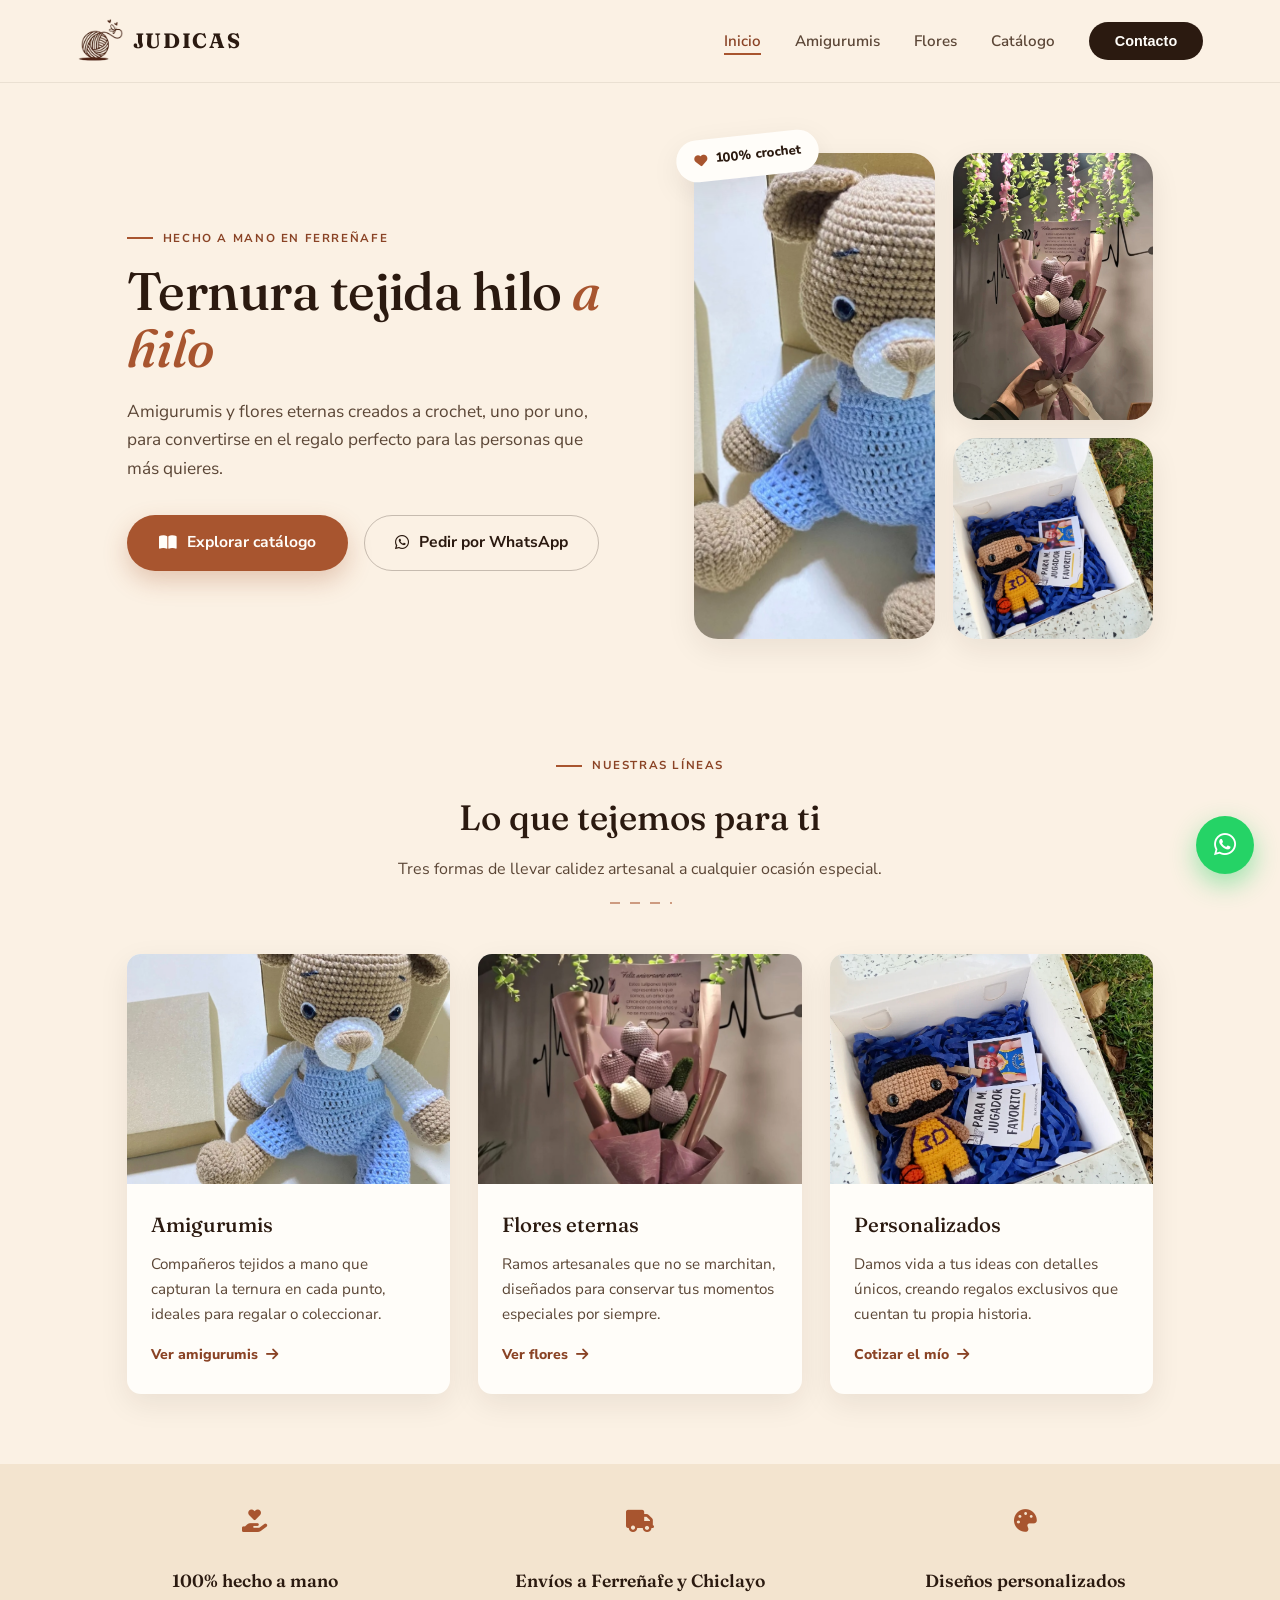
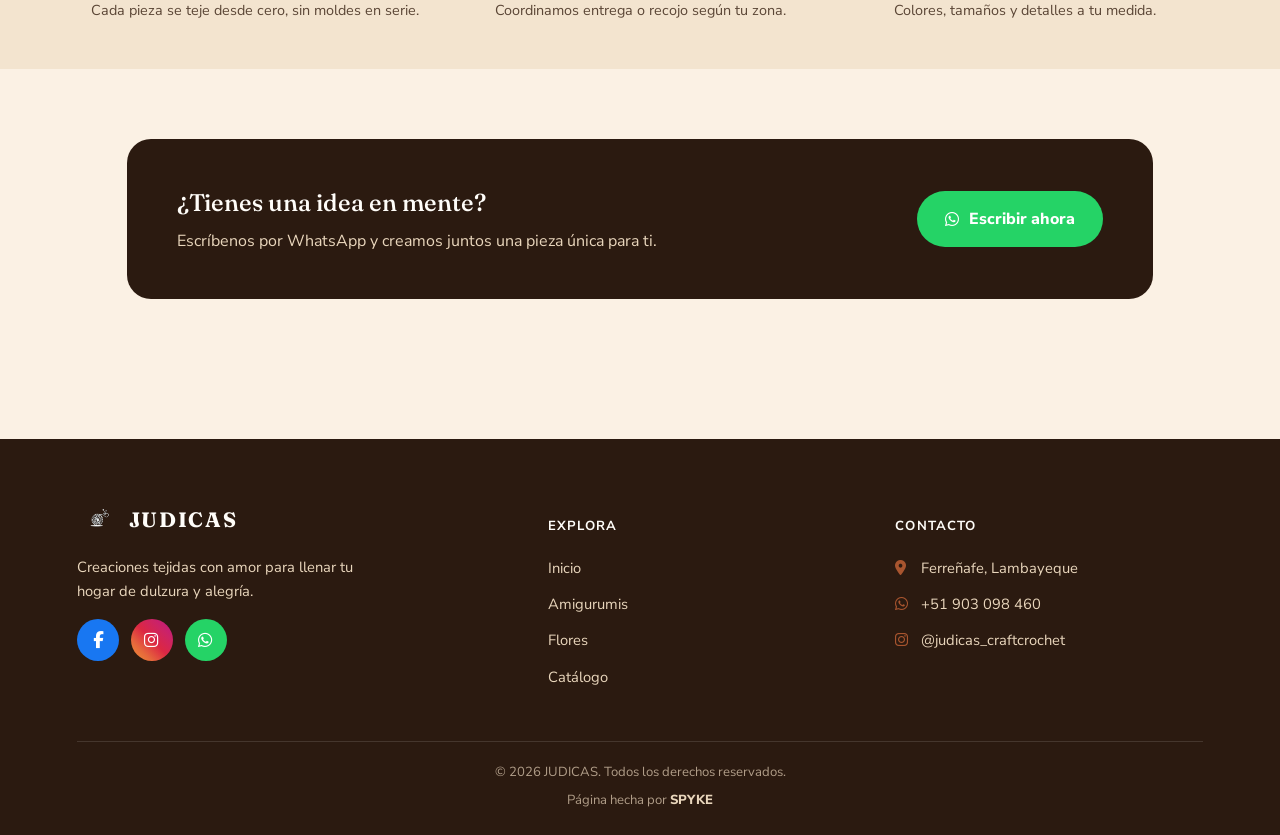
<file: index.html>
<!DOCTYPE html>
<html lang="es">
<head>
<meta charset="UTF-8">
<meta name="viewport" content="width=device-width, initial-scale=1.0">
<title>JUDICAS · Amigurumis y Flores Eternas Tejidas a Mano</title>
<meta name="description" content="Amigurumis y flores eternas tejidas a mano en Ferreñafe, Perú. Piezas únicas y personalizadas para regalar momentos que perduran.">
<link rel="icon" href="Logoblancojuidcas.png" type="image/x-icon">
<link rel="stylesheet" href="styles.css">
<link rel="stylesheet" href="https://cdnjs.cloudflare.com/ajax/libs/font-awesome/6.5.0/css/all.min.css">
</head>
<body>

<nav class="navbar">
  <a href="index.html" class="logo">
    <img src="logojudicass.png" alt="Logo Judicas">
    <strong>JUDICAS</strong>
  </a>
  <ul class="nav-links">
    <li><a href="index.html" class="active">Inicio</a></li>
    <li><a href="Amigurumis.html">Amigurumis</a></li>
    <li><a href="Flores.html">Flores</a></li>
    <li><a href="Catalogo.html">Catálogo</a></li>
    <li><a href="https://wa.me/+51903098460" target="_blank"><button class="btn-sign">Contacto</button></a></li>
  </ul>
  <button class="nav-toggle" aria-label="Abrir menú"><i class="fa-solid fa-bars"></i></button>
</nav>

<!-- HERO -->
<header class="hero">
  <div class="hero-text" data-reveal="left">
    <span class="eyebrow">Hecho a mano en Ferreñafe</span>
    <h1>Ternura tejida hilo <em>a hilo</em></h1>
    <p>Amigurumis y flores eternas creados a crochet, uno por uno, para convertirse en el regalo perfecto para las personas que más quieres.</p>
    <div class="hero-actions">
      <a href="Catalogo.html" class="btn-main"><i class="fa-solid fa-book-open"></i> Explorar catálogo</a>
      <a href="https://wa.me/+51903098460" target="_blank" class="btn-outline"><i class="fa-brands fa-whatsapp"></i> Pedir por WhatsApp</a>
    </div>
  </div>
  <div class="hero-visual" data-reveal="right">
    <span class="thread-tag"><i class="fa-solid fa-heart"></i> 100% crochet</span>
    <img class="tall" src="amigurumi.jpg" alt="Amigurumi tejido a mano">
    <img src="floreseternas.jpg" alt="Ramo de flores eternas tejidas">
    <img src="personalizado.jpg" alt="Pieza personalizada a crochet">
  </div>
</header>

<!-- LO QUE HACEMOS -->
<section class="section">
  <div class="section-head" data-reveal>
    <span class="eyebrow">Nuestras líneas</span>
    <h2>Lo que tejemos para ti</h2>
    <p>Tres formas de llevar calidez artesanal a cualquier ocasión especial.</p>
    <div class="stitch center"></div>
  </div>
  <div class="grid">
    <div class="card" data-reveal>
      <div class="card-img"><img src="amigurumi.jpg" alt="Amigurumis tejidos a mano"></div>
      <div class="card-body">
        <h3>Amigurumis</h3>
        <p>Compañeros tejidos a mano que capturan la ternura en cada punto, ideales para regalar o coleccionar.</p>
        <a href="Amigurumis.html" class="card-link">Ver amigurumis <i class="fa-solid fa-arrow-right"></i></a>
      </div>
    </div>
    <div class="card" data-reveal>
      <div class="card-img"><img src="floreseternas.jpg" alt="Flores eternas a crochet"></div>
      <div class="card-body">
        <h3>Flores eternas</h3>
        <p>Ramos artesanales que no se marchitan, diseñados para conservar tus momentos especiales por siempre.</p>
        <a href="Flores.html" class="card-link">Ver flores <i class="fa-solid fa-arrow-right"></i></a>
      </div>
    </div>
    <div class="card" data-reveal>
      <div class="card-img"><img src="personalizado.jpg" alt="Regalos personalizados a crochet"></div>
      <div class="card-body">
        <h3>Personalizados</h3>
        <p>Damos vida a tus ideas con detalles únicos, creando regalos exclusivos que cuentan tu propia historia.</p>
        <a href="https://wa.me/+51903098460" target="_blank" class="card-link">Cotizar el mío <i class="fa-solid fa-arrow-right"></i></a>
      </div>
    </div>
  </div>
</section>

<!-- FRANJA DE CONFIANZA -->
<div class="trust">
  <div class="trust-inner">
    <div class="trust-item" data-reveal="scale">
      <i class="fa-solid fa-hand-holding-heart"></i>
      <h4>100% hecho a mano</h4>
      <p>Cada pieza se teje desde cero, sin moldes en serie.</p>
    </div>
    <div class="trust-item" data-reveal="scale">
      <i class="fa-solid fa-truck"></i>
      <h4>Envíos a Ferreñafe y Chiclayo</h4>
      <p>Coordinamos entrega o recojo según tu zona.</p>
    </div>
    <div class="trust-item" data-reveal="scale">
      <i class="fa-solid fa-palette"></i>
      <h4>Diseños personalizados</h4>
      <p>Colores, tamaños y detalles a tu medida.</p>
    </div>
  </div>
</div>

<!-- CTA -->
<div class="section">
  <div class="contacto-banner" data-reveal>
    <div>
      <h3>¿Tienes una idea en mente?</h3>
      <p>Escríbenos por WhatsApp y creamos juntos una pieza única para ti.</p>
    </div>
    <a href="https://wa.me/+51903098460" target="_blank" class="btn-whatsapp"><i class="fa-brands fa-whatsapp"></i> Escribir ahora</a>
  </div>
</div>

<!-- FOOTER -->
<footer>
  <div class="footer-grid">
    <div class="footer-brand">
      <a href="index.html" class="logo">
        <img src="Logoblancojuidcas.png" alt="Logo Judicas">
        <strong>JUDICAS</strong>
      </a>
      <p>Creaciones tejidas con amor para llenar tu hogar de dulzura y alegría.</p>
      <div class="social-icons">
        <a href="https://www.facebook.com/profile.php?id=61555158786863" target="_blank" class="social-btn facebook"><i class="fab fa-facebook-f"></i></a>
        <a href="https://www.instagram.com/judicas_craftcrochet/" target="_blank" class="social-btn instagram"><i class="fab fa-instagram"></i></a>
        <a href="https://wa.me/+51903098460" target="_blank" class="social-btn whatsapp"><i class="fab fa-whatsapp"></i></a>
      </div>
    </div>
    <div class="footer-links">
      <h4>Explora</h4>
      <a href="index.html">Inicio</a>
      <a href="Amigurumis.html">Amigurumis</a>
      <a href="Flores.html">Flores</a>
      <a href="Catalogo.html">Catálogo</a>
    </div>
    <div class="footer-contact">
      <h4>Contacto</h4>
      <p><i class="fa-solid fa-location-dot"></i> Ferreñafe, Lambayeque</p>
      <p><i class="fa-brands fa-whatsapp"></i> +51 903 098 460</p>
      <p><i class="fa-brands fa-instagram"></i> @judicas_craftcrochet</p>
    </div>
  </div>
  <div class="footer-bottom">
    <p>&copy; 2026 JUDICAS. Todos los derechos reservados.</p>
    <p style="margin-top:6px;">Página hecha por <a href="https://spykeweb.netlify.app/" target="_blank" class="credit-link">SPYKE</a></p>
  </div>
</footer>

<a href="https://wa.me/+51903098460" target="_blank" class="wa-float" aria-label="Escríbenos por WhatsApp"><i class="fa-brands fa-whatsapp"></i></a>

<script src="main.js"></script>
</body>
</html>
</file>
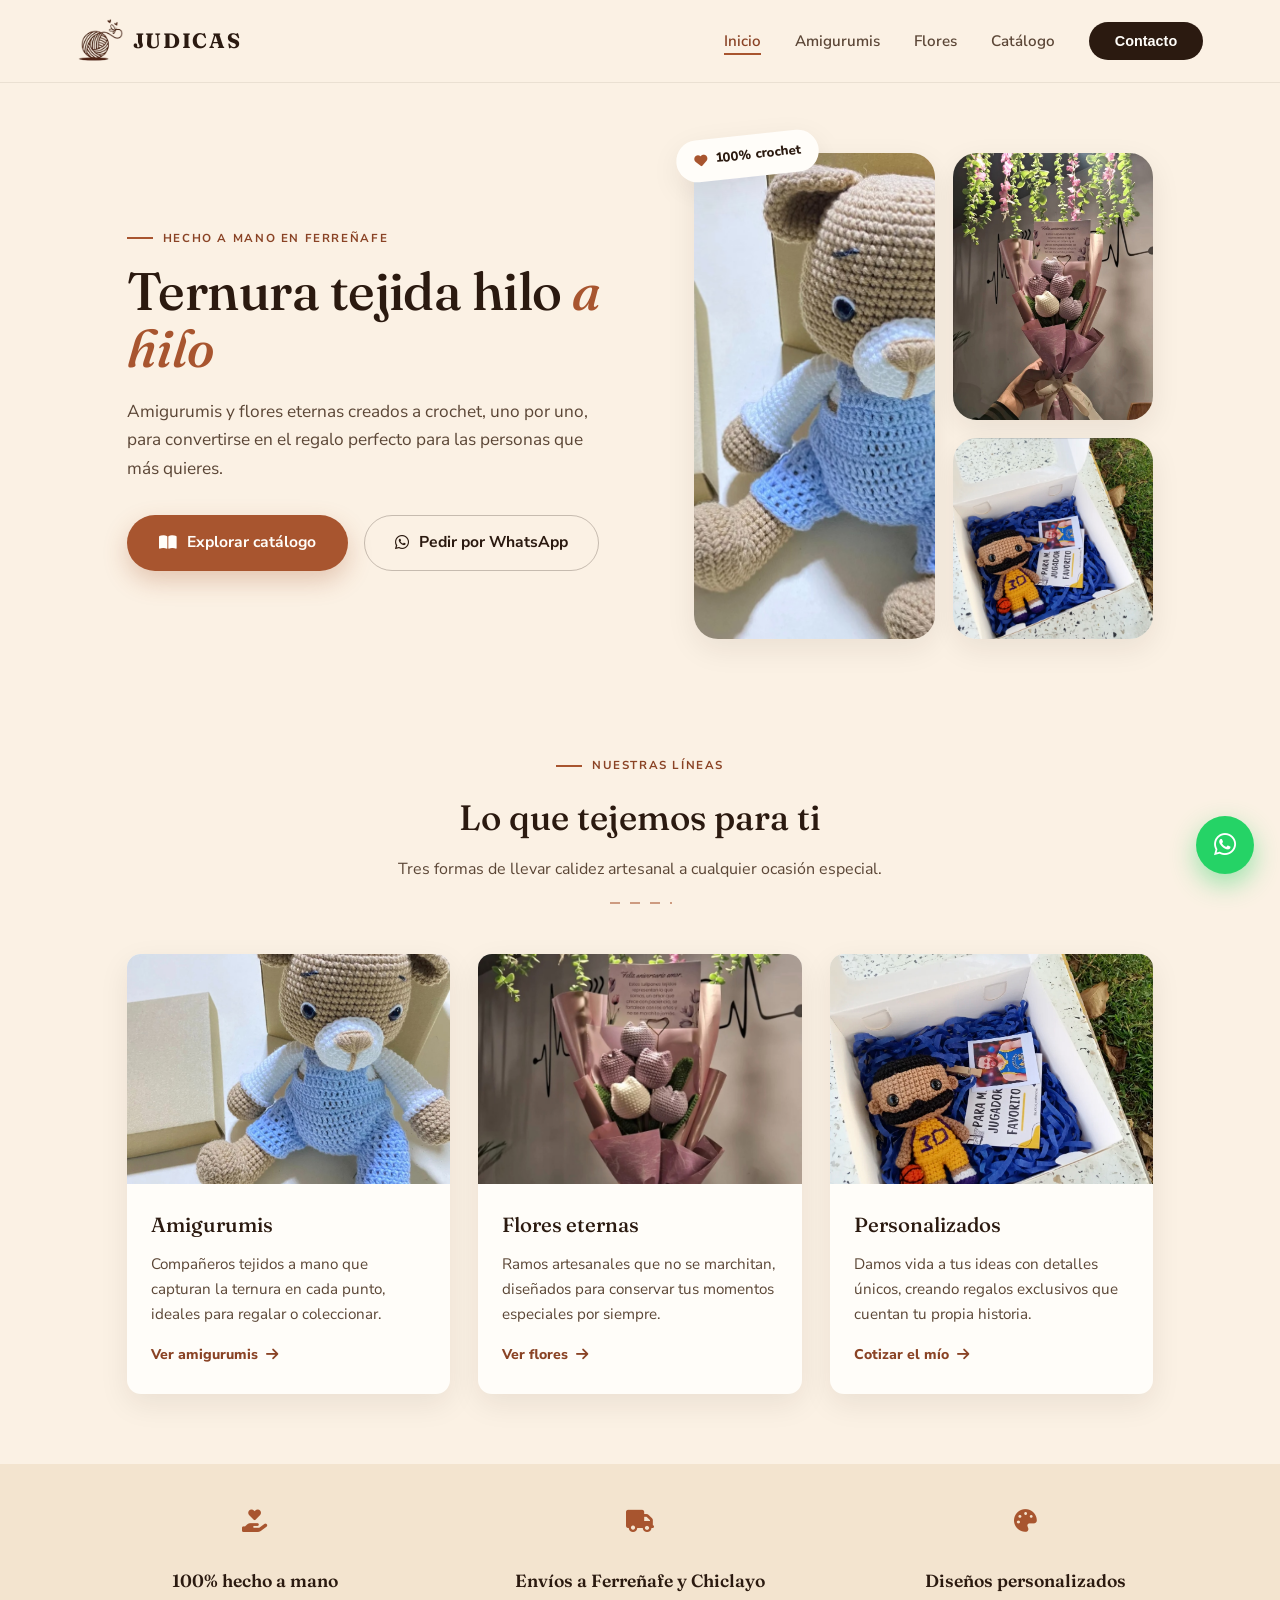
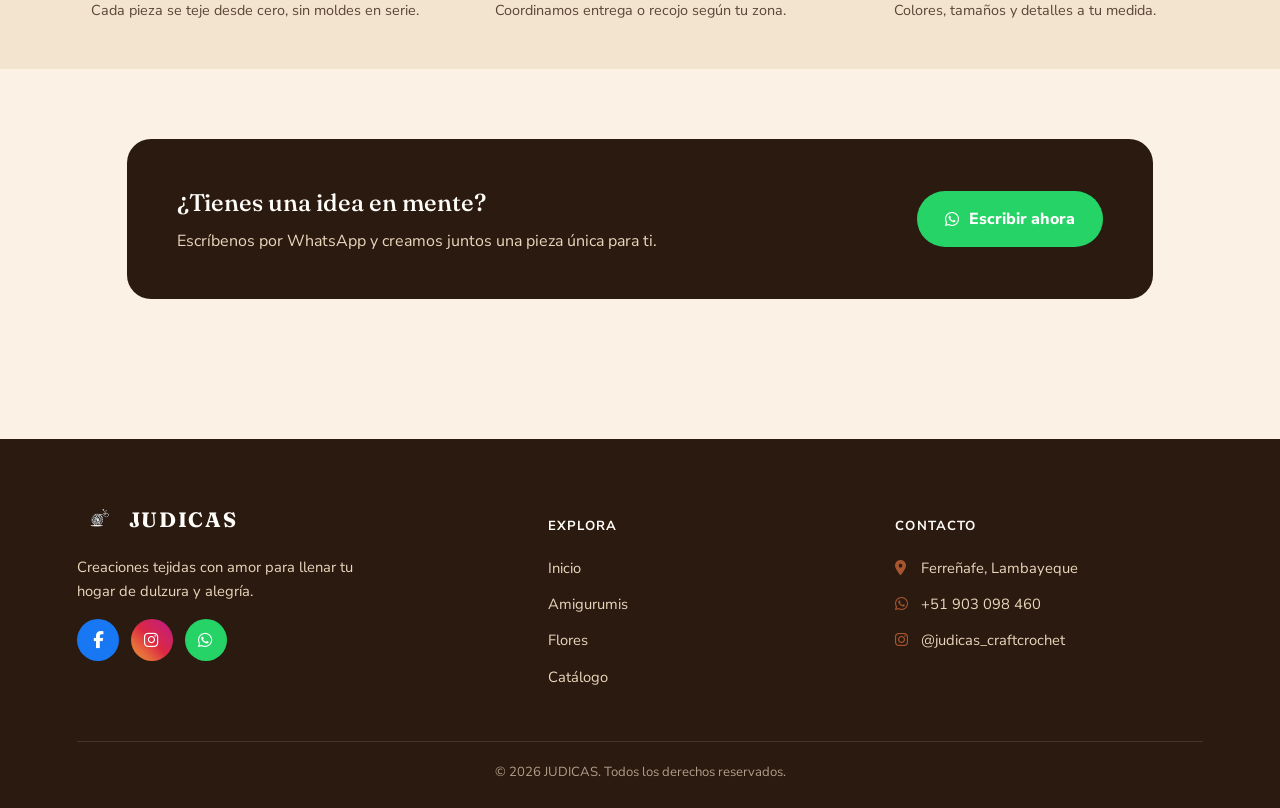
<file: JUDICAS/JUDICAS/index.html>
<!DOCTYPE html>
<html lang="es">
<head>
<meta charset="UTF-8">
<meta name="viewport" content="width=device-width, initial-scale=1.0">
<title>JUDICAS · Amigurumis y Flores Eternas Tejidas a Mano</title>
<meta name="description" content="Amigurumis y flores eternas tejidas a mano en Ferreñafe, Perú. Piezas únicas y personalizadas para regalar momentos que perduran.">
<link rel="icon" href="Logo-blanco-juidcas.png" type="image/x-icon">
<link rel="stylesheet" href="css/styles.css">
<link rel="stylesheet" href="https://cdnjs.cloudflare.com/ajax/libs/font-awesome/6.5.0/css/all.min.css">
</head>
<body>

<nav class="navbar">
  <a href="index.html" class="logo">
    <img src="logo-judicass-(1).png" alt="Logo Judicas">
    <strong>JUDICAS</strong>
  </a>
  <ul class="nav-links">
    <li><a href="index.html" class="active">Inicio</a></li>
    <li><a href="Amigurumis.html">Amigurumis</a></li>
    <li><a href="Flores.html">Flores</a></li>
    <li><a href="Catalogo.html">Catálogo</a></li>
    <li><a href="https://wa.me/+51903098460" target="_blank"><button class="btn-sign">Contacto</button></a></li>
  </ul>
  <button class="nav-toggle" aria-label="Abrir menú"><i class="fa-solid fa-bars"></i></button>
</nav>

<!-- HERO -->
<header class="hero">
  <div class="hero-text" data-reveal="left">
    <span class="eyebrow">Hecho a mano en Ferreñafe</span>
    <h1>Ternura tejida hilo <em>a hilo</em></h1>
    <p>Amigurumis y flores eternas creados a crochet, uno por uno, para convertirse en el regalo perfecto para las personas que más quieres.</p>
    <div class="hero-actions">
      <a href="Catalogo.html" class="btn-main"><i class="fa-solid fa-book-open"></i> Explorar catálogo</a>
      <a href="https://wa.me/+51903098460" target="_blank" class="btn-outline"><i class="fa-brands fa-whatsapp"></i> Pedir por WhatsApp</a>
    </div>
  </div>
  <div class="hero-visual" data-reveal="right">
    <span class="thread-tag"><i class="fa-solid fa-heart"></i> 100% crochet</span>
    <img class="tall" src="amigurumi.jpg" alt="Amigurumi tejido a mano">
    <img src="flores-eternas.jpg" alt="Ramo de flores eternas tejidas">
    <img src="personalizado.jpg" alt="Pieza personalizada a crochet">
  </div>
</header>

<!-- LO QUE HACEMOS -->
<section class="section">
  <div class="section-head" data-reveal>
    <span class="eyebrow">Nuestras líneas</span>
    <h2>Lo que tejemos para ti</h2>
    <p>Tres formas de llevar calidez artesanal a cualquier ocasión especial.</p>
    <div class="stitch center"></div>
  </div>
  <div class="grid">
    <div class="card" data-reveal>
      <div class="card-img"><img src="amigurumi.jpg" alt="Amigurumis tejidos a mano"></div>
      <div class="card-body">
        <h3>Amigurumis</h3>
        <p>Compañeros tejidos a mano que capturan la ternura en cada punto, ideales para regalar o coleccionar.</p>
        <a href="Amigurumis.html" class="card-link">Ver amigurumis <i class="fa-solid fa-arrow-right"></i></a>
      </div>
    </div>
    <div class="card" data-reveal>
      <div class="card-img"><img src="flores-eternas.jpg" alt="Flores eternas a crochet"></div>
      <div class="card-body">
        <h3>Flores eternas</h3>
        <p>Ramos artesanales que no se marchitan, diseñados para conservar tus momentos especiales por siempre.</p>
        <a href="Flores.html" class="card-link">Ver flores <i class="fa-solid fa-arrow-right"></i></a>
      </div>
    </div>
    <div class="card" data-reveal>
      <div class="card-img"><img src="personalizado.jpg" alt="Regalos personalizados a crochet"></div>
      <div class="card-body">
        <h3>Personalizados</h3>
        <p>Damos vida a tus ideas con detalles únicos, creando regalos exclusivos que cuentan tu propia historia.</p>
        <a href="https://wa.me/+51903098460" target="_blank" class="card-link">Cotizar el mío <i class="fa-solid fa-arrow-right"></i></a>
      </div>
    </div>
  </div>
</section>

<!-- FRANJA DE CONFIANZA -->
<div class="trust">
  <div class="trust-inner">
    <div class="trust-item" data-reveal="scale">
      <i class="fa-solid fa-hand-holding-heart"></i>
      <h4>100% hecho a mano</h4>
      <p>Cada pieza se teje desde cero, sin moldes en serie.</p>
    </div>
    <div class="trust-item" data-reveal="scale">
      <i class="fa-solid fa-truck"></i>
      <h4>Envíos a Ferreñafe y Chiclayo</h4>
      <p>Coordinamos entrega o recojo según tu zona.</p>
    </div>
    <div class="trust-item" data-reveal="scale">
      <i class="fa-solid fa-palette"></i>
      <h4>Diseños personalizados</h4>
      <p>Colores, tamaños y detalles a tu medida.</p>
    </div>
  </div>
</div>

<!-- CTA -->
<div class="section">
  <div class="contacto-banner" data-reveal>
    <div>
      <h3>¿Tienes una idea en mente?</h3>
      <p>Escríbenos por WhatsApp y creamos juntos una pieza única para ti.</p>
    </div>
    <a href="https://wa.me/+51903098460" target="_blank" class="btn-whatsapp"><i class="fa-brands fa-whatsapp"></i> Escribir ahora</a>
  </div>
</div>

<!-- FOOTER -->
<footer>
  <div class="footer-grid">
    <div class="footer-brand">
      <a href="index.html" class="logo">
        <img src="Logo-blanco-juidcas.png" alt="Logo Judicas">
        <strong>JUDICAS</strong>
      </a>
      <p>Creaciones tejidas con amor para llenar tu hogar de dulzura y alegría.</p>
      <div class="social-icons">
        <a href="https://www.facebook.com/profile.php?id=61555158786863" target="_blank" class="social-btn facebook"><i class="fab fa-facebook-f"></i></a>
        <a href="https://www.instagram.com/judicas_craftcrochet/" target="_blank" class="social-btn instagram"><i class="fab fa-instagram"></i></a>
        <a href="https://wa.me/+51903098460" target="_blank" class="social-btn whatsapp"><i class="fab fa-whatsapp"></i></a>
      </div>
    </div>
    <div class="footer-links">
      <h4>Explora</h4>
      <a href="index.html">Inicio</a>
      <a href="Amigurumis.html">Amigurumis</a>
      <a href="Flores.html">Flores</a>
      <a href="Catalogo.html">Catálogo</a>
    </div>
    <div class="footer-contact">
      <h4>Contacto</h4>
      <p><i class="fa-solid fa-location-dot"></i> Ferreñafe, Lambayeque</p>
      <p><i class="fa-brands fa-whatsapp"></i> +51 903 098 460</p>
      <p><i class="fa-brands fa-instagram"></i> @judicas_craftcrochet</p>
    </div>
  </div>
  <div class="footer-bottom">
    <p>&copy; 2026 JUDICAS. Todos los derechos reservados.</p>
  </div>
</footer>

<a href="https://wa.me/+51903098460" target="_blank" class="wa-float" aria-label="Escríbenos por WhatsApp"><i class="fa-brands fa-whatsapp"></i></a>

<script src="js/main.js"></script>
</body>
</html>
</file>
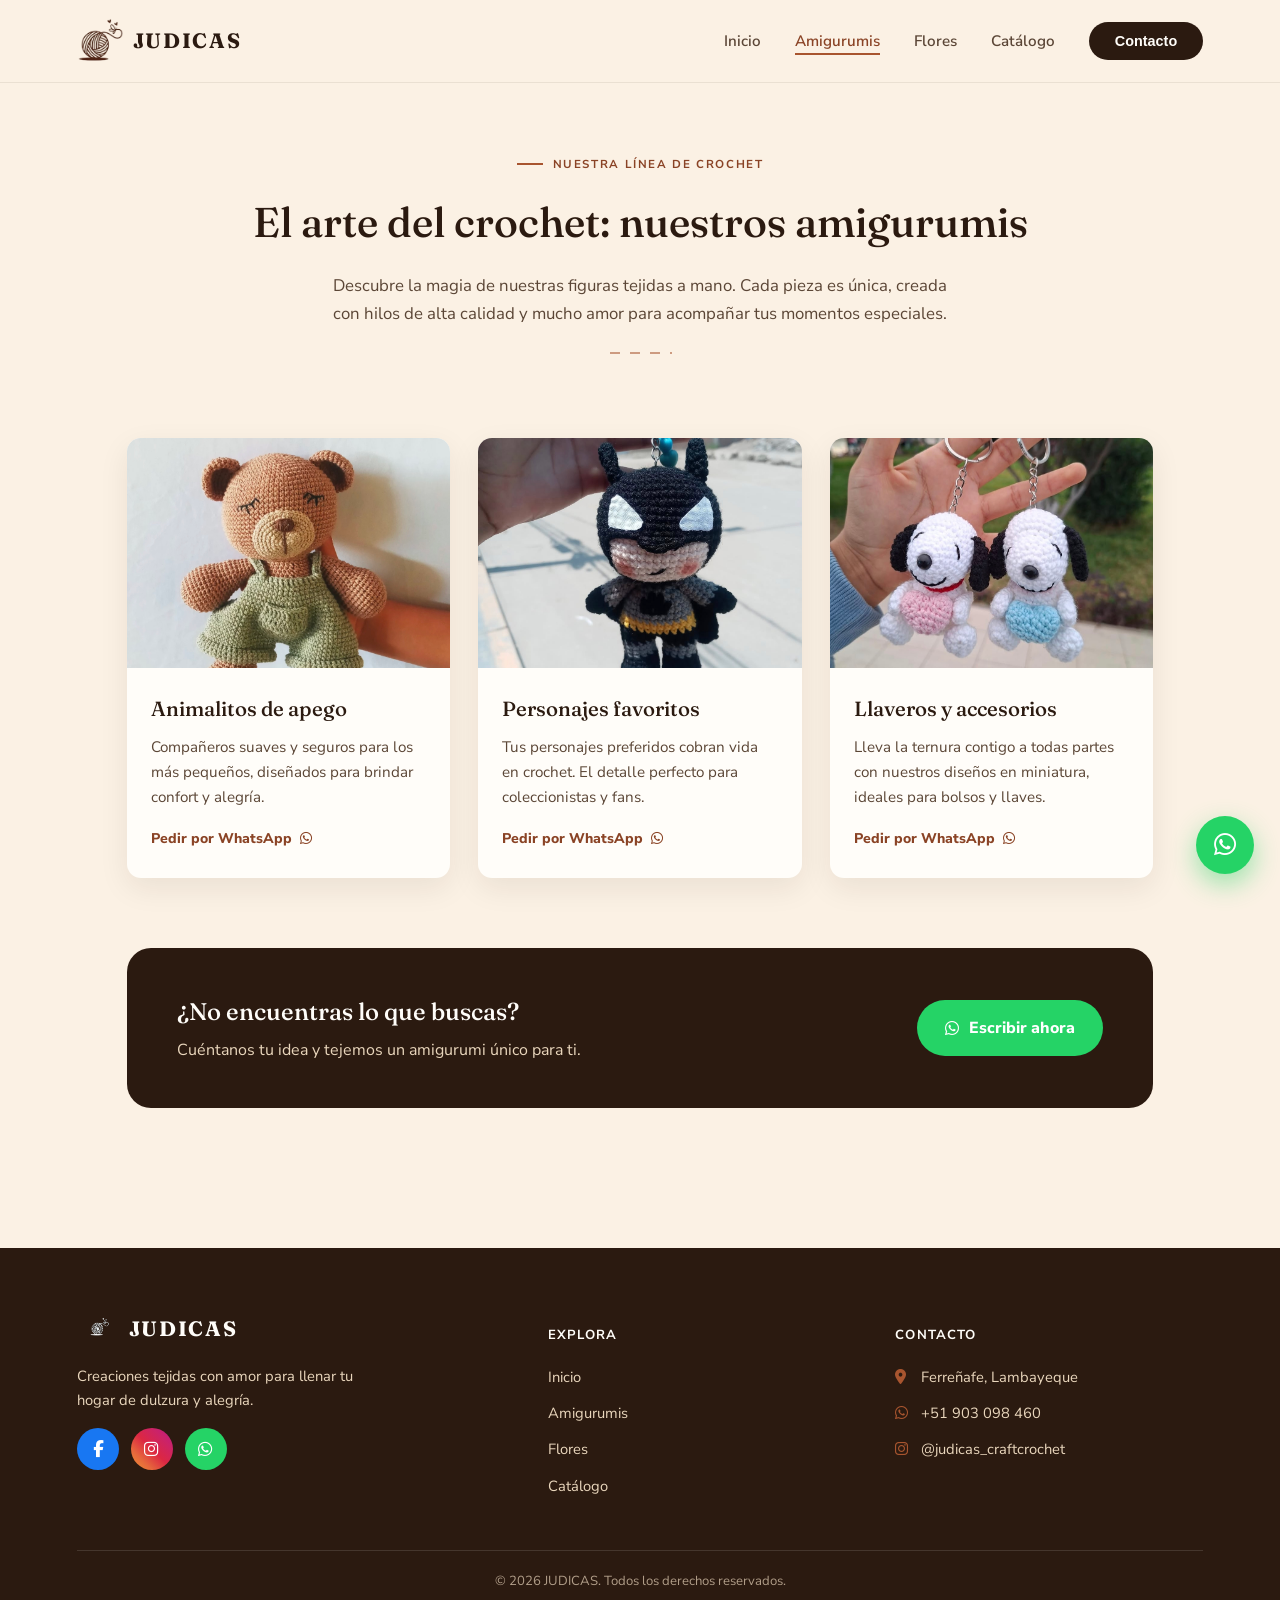
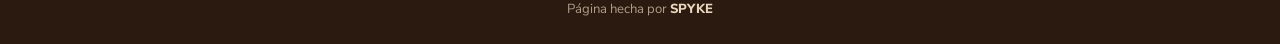
<file: Amigurumis.html>
<!DOCTYPE html>
<html lang="es">
<head>
<meta charset="UTF-8">
<meta name="viewport" content="width=device-width, initial-scale=1.0">
<title>Amigurumis · JUDICAS</title>
<meta name="description" content="Amigurumis tejidos a mano: animalitos de apego, personajes favoritos y llaveros hechos a crochet en Ferreñafe.">
<link rel="icon" href="Logoblancojuidcas.png" type="image/x-icon">
<link rel="stylesheet" href="styles.css">
<link rel="stylesheet" href="https://cdnjs.cloudflare.com/ajax/libs/font-awesome/6.5.0/css/all.min.css">
</head>
<body>

<nav class="navbar">
  <a href="index.html" class="logo">
    <img src="logojudicass.png" alt="Logo Judicas">
    <strong>JUDICAS</strong>
  </a>
  <ul class="nav-links">
    <li><a href="index.html">Inicio</a></li>
    <li><a href="Amigurumis.html" class="active">Amigurumis</a></li>
    <li><a href="Flores.html">Flores</a></li>
    <li><a href="Catalogo.html">Catálogo</a></li>
    <li><a href="https://wa.me/+51903098460" target="_blank"><button class="btn-sign">Contacto</button></a></li>
  </ul>
  <button class="nav-toggle" aria-label="Abrir menú"><i class="fa-solid fa-bars"></i></button>
</nav>

<header class="page-header" data-reveal>
  <span class="eyebrow">Nuestra línea de crochet</span>
  <h1>El arte del crochet: nuestros amigurumis</h1>
  <p>Descubre la magia de nuestras figuras tejidas a mano. Cada pieza es única, creada con hilos de alta calidad y mucho amor para acompañar tus momentos especiales.</p>
  <div class="stitch center"></div>
</header>

<section class="section">
  <div class="grid">
    <div class="card" data-reveal>
      <div class="card-img"><img src="animalitoapego.jpeg" alt="Animalito de apego a crochet"></div>
      <div class="card-body">
        <h3>Animalitos de apego</h3>
        <p>Compañeros suaves y seguros para los más pequeños, diseñados para brindar confort y alegría.</p>
        <a href="https://wa.me/+51903098460" target="_blank" class="card-link">Pedir por WhatsApp <i class="fa-brands fa-whatsapp"></i></a>
      </div>
    </div>
    <div class="card" data-reveal>
      <div class="card-img"><img src="personaje2.jpg" alt="Personaje favorito tejido a crochet"></div>
      <div class="card-body">
        <h3>Personajes favoritos</h3>
        <p>Tus personajes preferidos cobran vida en crochet. El detalle perfecto para coleccionistas y fans.</p>
        <a href="https://wa.me/+51903098460" target="_blank" class="card-link">Pedir por WhatsApp <i class="fa-brands fa-whatsapp"></i></a>
      </div>
    </div>
    <div class="card" data-reveal>
      <div class="card-img"><img src="llaveros2.jpg" alt="Llaveros tejidos a crochet"></div>
      <div class="card-body">
        <h3>Llaveros y accesorios</h3>
        <p>Lleva la ternura contigo a todas partes con nuestros diseños en miniatura, ideales para bolsos y llaves.</p>
        <a href="https://wa.me/+51903098460" target="_blank" class="card-link">Pedir por WhatsApp <i class="fa-brands fa-whatsapp"></i></a>
      </div>
    </div>
  </div>
</section>

<div class="section" style="padding-top:0;">
  <div class="contacto-banner" data-reveal>
    <div>
      <h3>¿No encuentras lo que buscas?</h3>
      <p>Cuéntanos tu idea y tejemos un amigurumi único para ti.</p>
    </div>
    <a href="https://wa.me/+51903098460" target="_blank" class="btn-whatsapp"><i class="fa-brands fa-whatsapp"></i> Escribir ahora</a>
  </div>
</div>

<footer>
  <div class="footer-grid">
    <div class="footer-brand">
      <a href="index.html" class="logo">
        <img src="Logoblancojuidcas.png" alt="Logo Judicas">
        <strong>JUDICAS</strong>
      </a>
      <p>Creaciones tejidas con amor para llenar tu hogar de dulzura y alegría.</p>
      <div class="social-icons">
        <a href="https://www.facebook.com/profile.php?id=61555158786863" target="_blank" class="social-btn facebook"><i class="fab fa-facebook-f"></i></a>
        <a href="https://www.instagram.com/judicas_craftcrochet/" target="_blank" class="social-btn instagram"><i class="fab fa-instagram"></i></a>
        <a href="https://wa.me/+51903098460" target="_blank" class="social-btn whatsapp"><i class="fab fa-whatsapp"></i></a>
      </div>
    </div>
    <div class="footer-links">
      <h4>Explora</h4>
      <a href="index.html">Inicio</a>
      <a href="Amigurumis.html">Amigurumis</a>
      <a href="Flores.html">Flores</a>
      <a href="Catalogo.html">Catálogo</a>
    </div>
    <div class="footer-contact">
      <h4>Contacto</h4>
      <p><i class="fa-solid fa-location-dot"></i> Ferreñafe, Lambayeque</p>
      <p><i class="fa-brands fa-whatsapp"></i> +51 903 098 460</p>
      <p><i class="fa-brands fa-instagram"></i> @judicas_craftcrochet</p>
    </div>
  </div>
  <div class="footer-bottom">
    <p>&copy; 2026 JUDICAS. Todos los derechos reservados.</p>
    <p style="margin-top:6px;">Página hecha por <a href="https://spykeweb.netlify.app/" target="_blank" class="credit-link">SPYKE</a></p>
  </div>
</footer>

<a href="https://wa.me/+51903098460" target="_blank" class="wa-float" aria-label="Escríbenos por WhatsApp"><i class="fa-brands fa-whatsapp"></i></a>

<script src="main.js"></script>
</body>
</html>
</file>
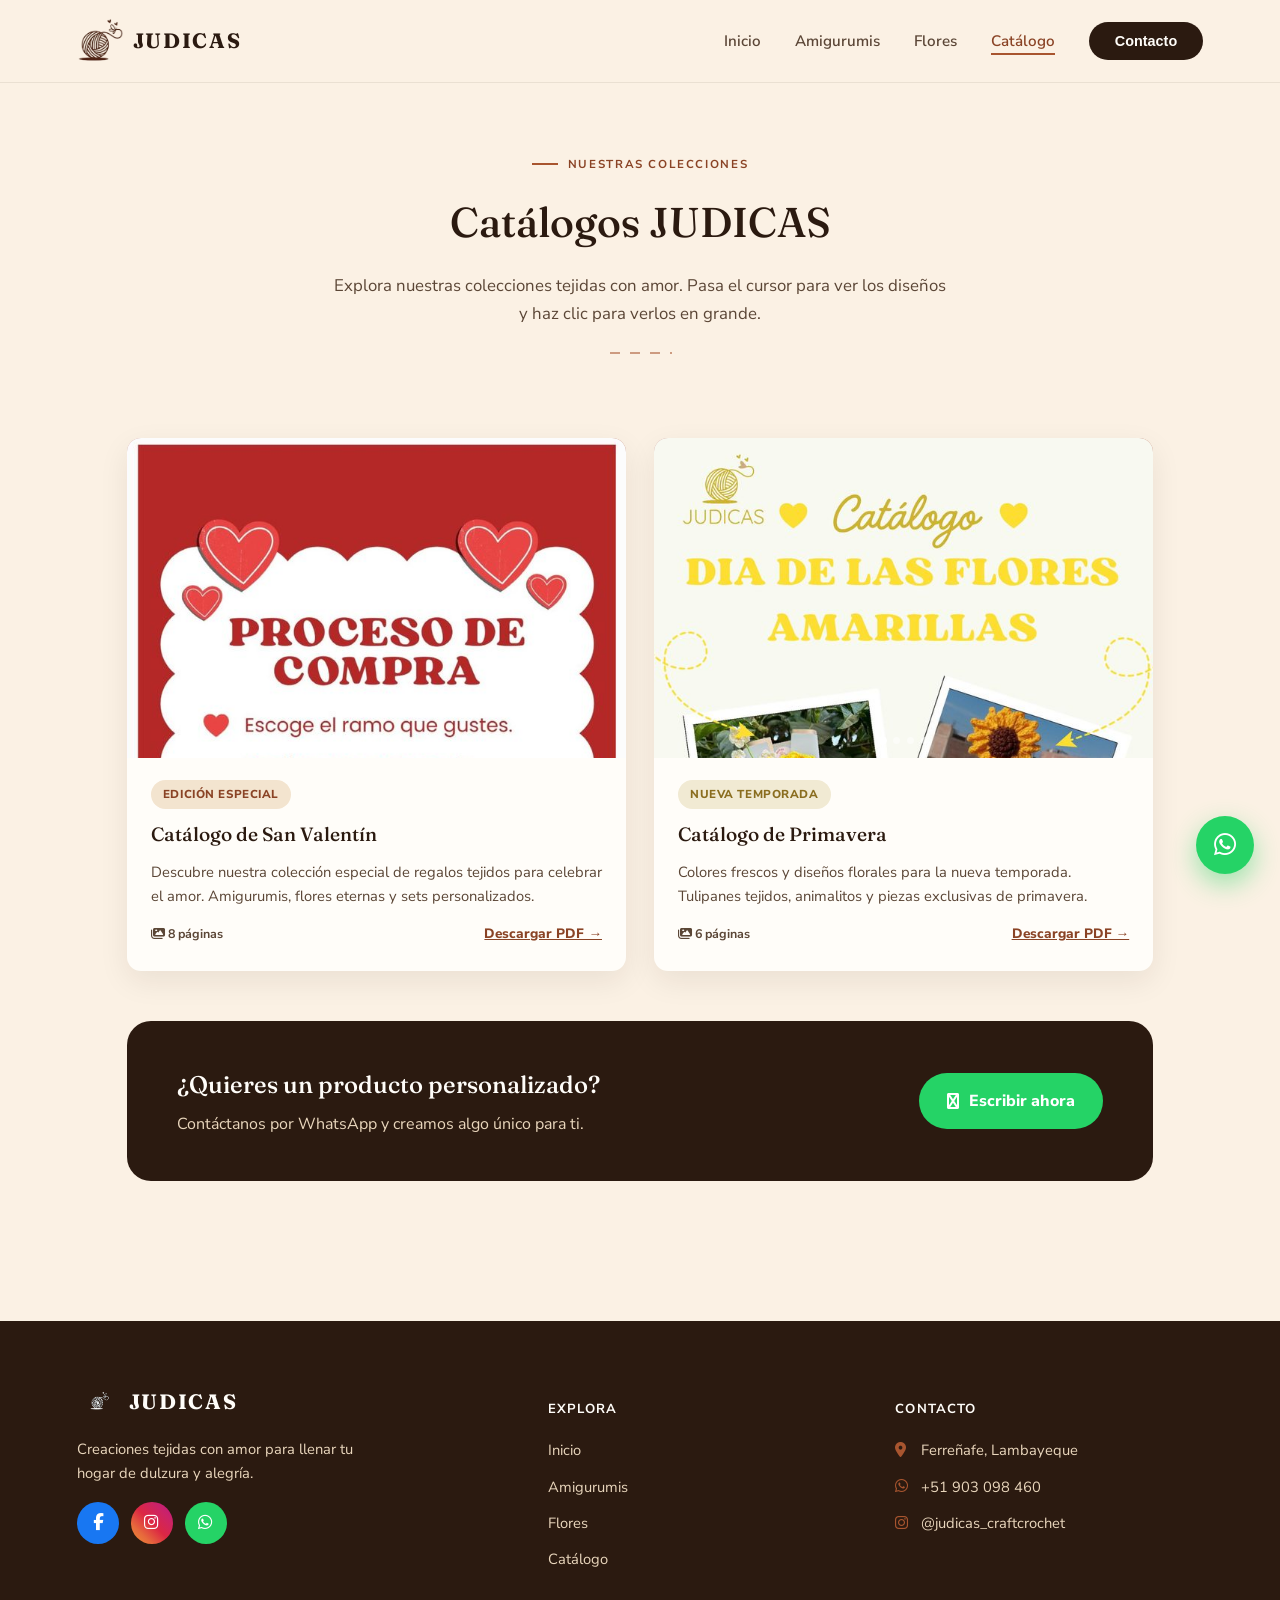
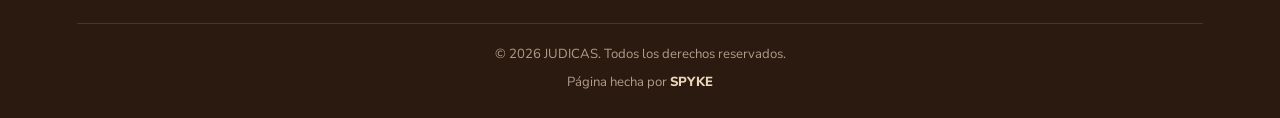
<file: Catalogo.html>
<!DOCTYPE html>
<html lang="es">
<head>
<meta charset="UTF-8">
<meta name="viewport" content="width=device-width, initial-scale=1.0">
<title>Catálogos · JUDICAS</title>
<meta name="description" content="Explora los catálogos de JUDICAS: colecciones especiales de amigurumis y flores eternas tejidas a mano.">
<link rel="icon" href="Logoblancojuidcas.png" type="image/x-icon">
<link rel="stylesheet" href="styles.css">
<link rel="stylesheet" href="https://cdnjs.cloudflare.com/ajax/libs/font-awesome/6.5.0/css/all.min.css">
</head>
<body>

<nav class="navbar">
  <a href="index.html" class="logo">
    <img src="logojudicass.png" alt="Logo Judicas">
    <strong>JUDICAS</strong>
  </a>
  <ul class="nav-links">
    <li><a href="index.html">Inicio</a></li>
    <li><a href="Amigurumis.html">Amigurumis</a></li>
    <li><a href="Flores.html">Flores</a></li>
    <li><a href="Catalogo.html" class="active">Catálogo</a></li>
    <li><a href="https://wa.me/+51903098460" target="_blank"><button class="btn-sign">Contacto</button></a></li>
  </ul>
  <button class="nav-toggle" aria-label="Abrir menú"><i class="fa-solid fa-bars"></i></button>
</nav>

<header class="page-header" data-reveal>
  <span class="eyebrow">Nuestras colecciones</span>
  <h1>Catálogos JUDICAS</h1>
  <p>Explora nuestras colecciones tejidas con amor. Pasa el cursor para ver los diseños y haz clic para verlos en grande.</p>
  <div class="stitch center"></div>
</header>

<section class="section">
  <div class="catalogo-grid">

    <div class="catalogo-card" data-reveal>
      <div class="catalogo-gallery" data-pdf="SANVALENTINJUDICAS.pdf">
        <img src="sanvalentin1.jpg" alt="Catálogo San Valentín, diseño 1" class="active">
        <img src="sanvalentin2.jpg" alt="Catálogo San Valentín, diseño 2">
        <img src="sanvalentin3.jpg" alt="Catálogo San Valentín, diseño 3">
        <img src="sanvalentin4.jpg" alt="Catálogo San Valentín, diseño 4">
        <div class="gallery-dots">
          <span class="dot active"></span><span class="dot"></span><span class="dot"></span><span class="dot"></span>
        </div>
        <div class="catalogo-overlay"><span><i class="fas fa-expand"></i> Ver diseños</span></div>
      </div>
      <div class="catalogo-info">
        <div class="catalogo-tag">Edición especial</div>
        <h3>Catálogo de San Valentín</h3>
        <p>Descubre nuestra colección especial de regalos tejidos para celebrar el amor. Amigurumis, flores eternas y sets personalizados.</p>
        <div class="catalogo-footer">
          <span class="catalogo-badge"><i class="fas fa-images"></i> 8 páginas</span>
          <a href="SANVALENTINJUDICAS.pdf" target="_blank" class="catalogo-cta">Descargar PDF →</a>
        </div>
      </div>
    </div>

    <div class="catalogo-card" data-reveal>
      <div class="catalogo-gallery" data-pdf="CATALOGOFLORESAMARILLAS.pdf">
        <img src="primavera1.jpg" alt="Catálogo de Primavera, diseño 1" class="active">
        <img src="primavera2.jpg" alt="Catálogo de Primavera, diseño 2">
        <img src="primavera3.jpg" alt="Catálogo de Primavera, diseño 3">
        <img src="primavera4.jpg" alt="Catálogo de Primavera, diseño 4">
        <div class="gallery-dots">
          <span class="dot active"></span><span class="dot"></span><span class="dot"></span><span class="dot"></span>
        </div>
        <div class="catalogo-overlay"><span><i class="fas fa-expand"></i> Ver diseños</span></div>
      </div>
      <div class="catalogo-info">
        <div class="catalogo-tag verde">Nueva temporada</div>
        <h3>Catálogo de Primavera</h3>
        <p>Colores frescos y diseños florales para la nueva temporada. Tulipanes tejidos, animalitos y piezas exclusivas de primavera.</p>
        <div class="catalogo-footer">
          <span class="catalogo-badge"><i class="fas fa-images"></i> 6 páginas</span>
          <a href="CATALOGOFLORESAMARILLAS.pdf" target="_blank" class="catalogo-cta">Descargar PDF →</a>
        </div>
      </div>
    </div>

  </div>

  <div class="contacto-banner" data-reveal>
    <div>
      <h3>¿Quieres un producto personalizado?</h3>
      <p>Contáctanos por WhatsApp y creamos algo único para ti.</p>
    </div>
    <a href="https://wa.me/+51903098460" target="_blank" class="btn-whatsapp"><i class="fas fa-whatsapp"></i> Escribir ahora</a>
  </div>
</section>

<footer>
  <div class="footer-grid">
    <div class="footer-brand">
      <a href="index.html" class="logo">
        <img src="Logoblancojuidcas.png" alt="Logo Judicas">
        <strong>JUDICAS</strong>
      </a>
      <p>Creaciones tejidas con amor para llenar tu hogar de dulzura y alegría.</p>
      <div class="social-icons">
        <a href="https://www.facebook.com/profile.php?id=61555158786863" target="_blank" class="social-btn facebook"><i class="fab fa-facebook-f"></i></a>
        <a href="https://www.instagram.com/judicas_craftcrochet/" target="_blank" class="social-btn instagram"><i class="fab fa-instagram"></i></a>
        <a href="https://wa.me/+51903098460" target="_blank" class="social-btn whatsapp"><i class="fab fa-whatsapp"></i></a>
      </div>
    </div>
    <div class="footer-links">
      <h4>Explora</h4>
      <a href="index.html">Inicio</a>
      <a href="Amigurumis.html">Amigurumis</a>
      <a href="Flores.html">Flores</a>
      <a href="Catalogo.html">Catálogo</a>
    </div>
    <div class="footer-contact">
      <h4>Contacto</h4>
      <p><i class="fa-solid fa-location-dot"></i> Ferreñafe, Lambayeque</p>
      <p><i class="fa-brands fa-whatsapp"></i> +51 903 098 460</p>
      <p><i class="fa-brands fa-instagram"></i> @judicas_craftcrochet</p>
    </div>
  </div>
  <div class="footer-bottom">
    <p>&copy; 2026 JUDICAS. Todos los derechos reservados.</p>
    <p style="margin-top:6px;">Página hecha por <a href="https://spykeweb.netlify.app/" target="_blank" class="credit-link">SPYKE</a></p>
  </div>
</footer>

<a href="https://wa.me/+51903098460" target="_blank" class="wa-float" aria-label="Escríbenos por WhatsApp"><i class="fa-brands fa-whatsapp"></i></a>

<!-- LIGHTBOX -->
<div class="lightbox" id="lightbox">
  <div class="lightbox-content">
    <button class="lightbox-close" aria-label="Cerrar">&times;</button>
    <div class="lightbox-frame">
      <div class="lightbox-images"></div>
      <button class="lightbox-nav lightbox-prev" aria-label="Anterior"><i class="fa-solid fa-chevron-left"></i></button>
      <button class="lightbox-nav lightbox-next" aria-label="Siguiente"><i class="fa-solid fa-chevron-right"></i></button>
    </div>
    <div class="lightbox-meta">
      <span class="lightbox-count">1 / 4</span>
      <a href="#" target="_blank" class="lightbox-download"><i class="fa-solid fa-download"></i> Descargar PDF completo</a>
    </div>
  </div>
</div>

<script src="main.js"></script>
</body>
</html>
</file>
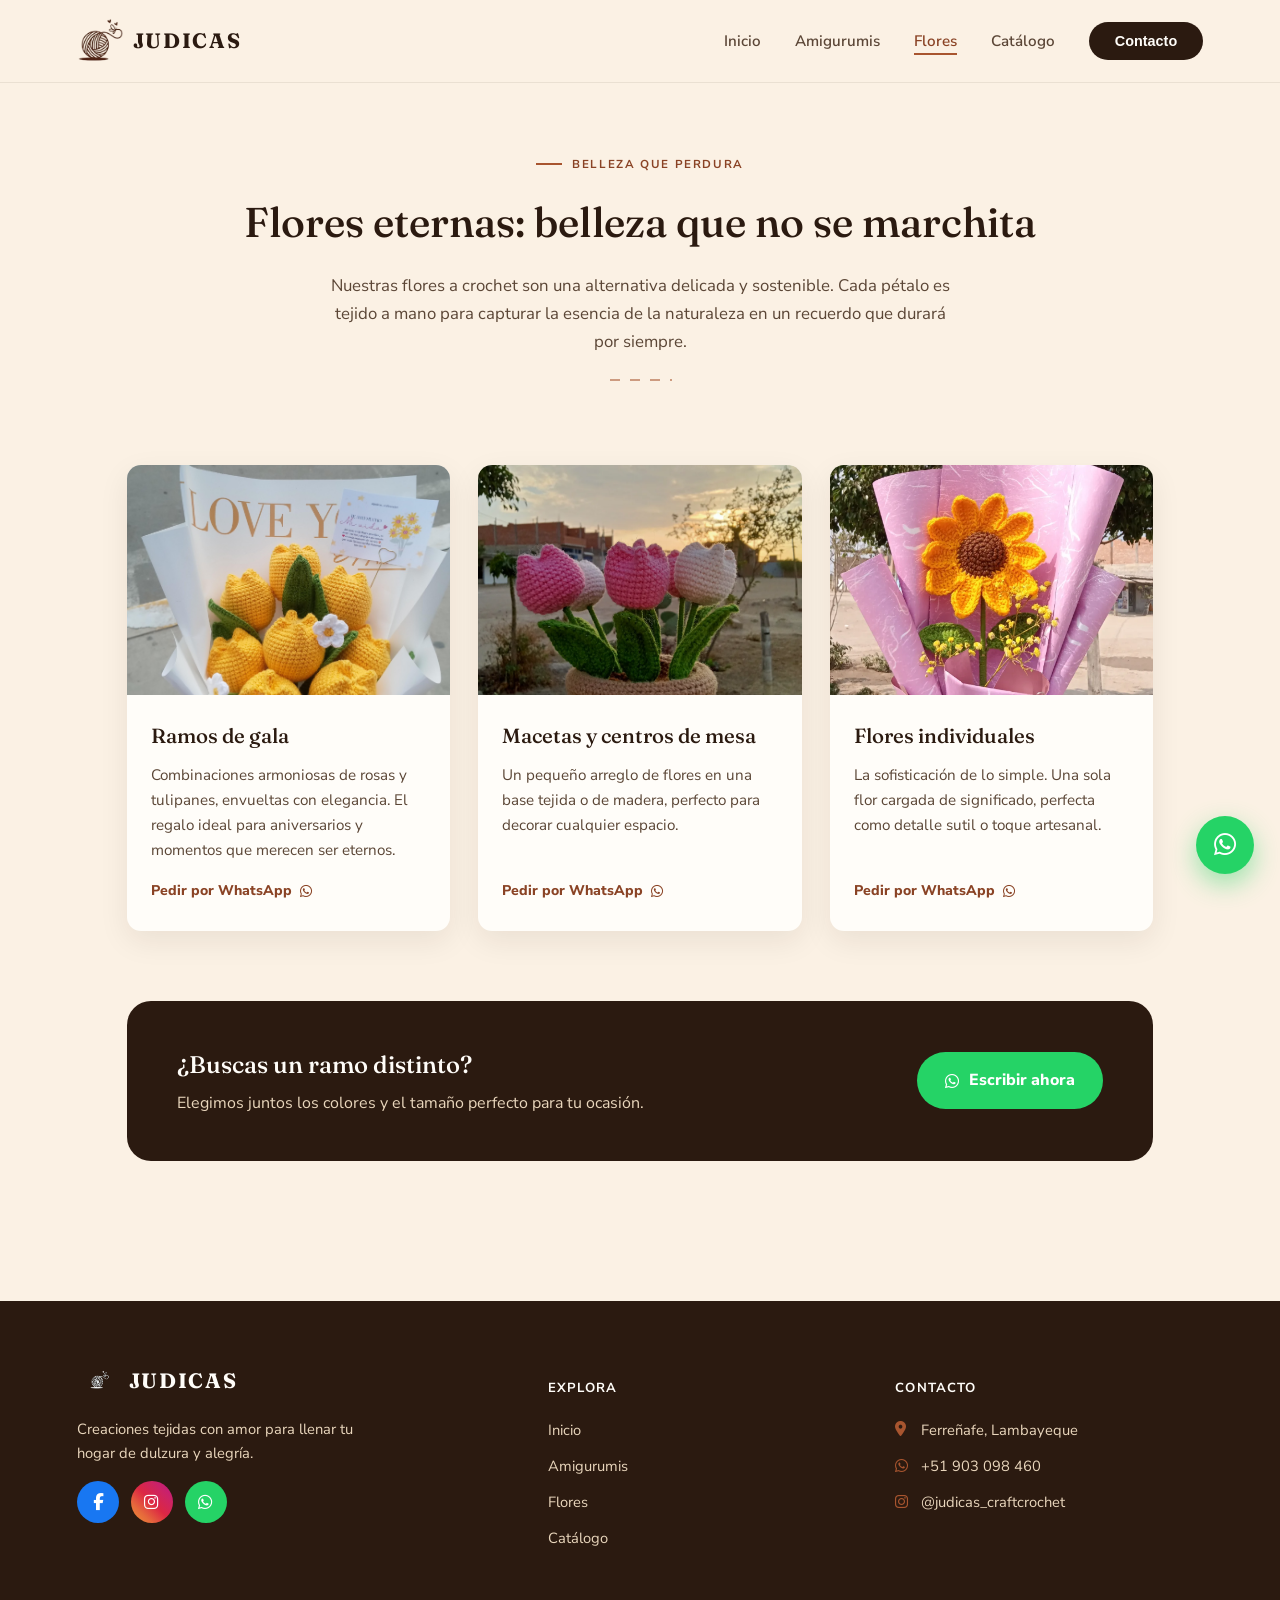
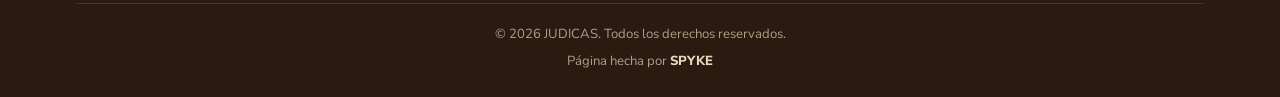
<file: Flores.html>
<!DOCTYPE html>
<html lang="es">
<head>
<meta charset="UTF-8">
<meta name="viewport" content="width=device-width, initial-scale=1.0">
<title>Flores Eternas · JUDICAS</title>
<meta name="description" content="Flores eternas tejidas a crochet: ramos de gala, macetas y flores individuales hechas a mano en Ferreñafe.">
<link rel="icon" href="Logoblancojuidcas.png" type="image/x-icon">
<link rel="stylesheet" href="styles.css">
<link rel="stylesheet" href="https://cdnjs.cloudflare.com/ajax/libs/font-awesome/6.5.0/css/all.min.css">
</head>
<body>

<nav class="navbar">
  <a href="index.html" class="logo">
    <img src="logojudicass.png" alt="Logo Judicas">
    <strong>JUDICAS</strong>
  </a>
  <ul class="nav-links">
    <li><a href="index.html">Inicio</a></li>
    <li><a href="Amigurumis.html">Amigurumis</a></li>
    <li><a href="Flores.html" class="active">Flores</a></li>
    <li><a href="Catalogo.html">Catálogo</a></li>
    <li><a href="https://wa.me/+51903098460" target="_blank"><button class="btn-sign">Contacto</button></a></li>
  </ul>
  <button class="nav-toggle" aria-label="Abrir menú"><i class="fa-solid fa-bars"></i></button>
</nav>

<header class="page-header" data-reveal>
  <span class="eyebrow">Belleza que perdura</span>
  <h1>Flores eternas: belleza que no se marchita</h1>
  <p>Nuestras flores a crochet son una alternativa delicada y sostenible. Cada pétalo es tejido a mano para capturar la esencia de la naturaleza en un recuerdo que durará por siempre.</p>
  <div class="stitch center"></div>
</header>

<section class="section">
  <div class="grid">
    <div class="card" data-reveal>
      <div class="card-img"><img src="ramo.png" alt="Ramo de gala tejido a crochet"></div>
      <div class="card-body">
        <h3>Ramos de gala</h3>
        <p>Combinaciones armoniosas de rosas y tulipanes, envueltas con elegancia. El regalo ideal para aniversarios y momentos que merecen ser eternos.</p>
        <a href="https://wa.me/+51903098460" target="_blank" class="card-link">Pedir por WhatsApp <i class="fa-brands fa-whatsapp"></i></a>
      </div>
    </div>
    <div class="card" data-reveal>
      <div class="card-img"><img src="Macetas.png" alt="Maceta con flores a crochet"></div>
      <div class="card-body">
        <h3>Macetas y centros de mesa</h3>
        <p>Un pequeño arreglo de flores en una base tejida o de madera, perfecto para decorar cualquier espacio.</p>
        <a href="https://wa.me/+51903098460" target="_blank" class="card-link">Pedir por WhatsApp <i class="fa-brands fa-whatsapp"></i></a>
      </div>
    </div>
    <div class="card" data-reveal>
      <div class="card-img"><img src="florindividual.png" alt="Flor individual tejida a crochet"></div>
      <div class="card-body">
        <h3>Flores individuales</h3>
        <p>La sofisticación de lo simple. Una sola flor cargada de significado, perfecta como detalle sutil o toque artesanal.</p>
        <a href="https://wa.me/+51903098460" target="_blank" class="card-link">Pedir por WhatsApp <i class="fa-brands fa-whatsapp"></i></a>
      </div>
    </div>
  </div>
</section>

<div class="section" style="padding-top:0;">
  <div class="contacto-banner" data-reveal>
    <div>
      <h3>¿Buscas un ramo distinto?</h3>
      <p>Elegimos juntos los colores y el tamaño perfecto para tu ocasión.</p>
    </div>
    <a href="https://wa.me/+51903098460" target="_blank" class="btn-whatsapp"><i class="fa-brands fa-whatsapp"></i> Escribir ahora</a>
  </div>
</div>

<footer>
  <div class="footer-grid">
    <div class="footer-brand">
      <a href="index.html" class="logo">
        <img src="Logoblancojuidcas.png" alt="Logo Judicas">
        <strong>JUDICAS</strong>
      </a>
      <p>Creaciones tejidas con amor para llenar tu hogar de dulzura y alegría.</p>
      <div class="social-icons">
        <a href="https://www.facebook.com/profile.php?id=61555158786863" target="_blank" class="social-btn facebook"><i class="fab fa-facebook-f"></i></a>
        <a href="https://www.instagram.com/judicas_craftcrochet/" target="_blank" class="social-btn instagram"><i class="fab fa-instagram"></i></a>
        <a href="https://wa.me/+51903098460" target="_blank" class="social-btn whatsapp"><i class="fab fa-whatsapp"></i></a>
      </div>
    </div>
    <div class="footer-links">
      <h4>Explora</h4>
      <a href="index.html">Inicio</a>
      <a href="Amigurumis.html">Amigurumis</a>
      <a href="Flores.html">Flores</a>
      <a href="Catalogo.html">Catálogo</a>
    </div>
    <div class="footer-contact">
      <h4>Contacto</h4>
      <p><i class="fa-solid fa-location-dot"></i> Ferreñafe, Lambayeque</p>
      <p><i class="fa-brands fa-whatsapp"></i> +51 903 098 460</p>
      <p><i class="fa-brands fa-instagram"></i> @judicas_craftcrochet</p>
    </div>
  </div>
  <div class="footer-bottom">
    <p>&copy; 2026 JUDICAS. Todos los derechos reservados.</p>
    <p style="margin-top:6px;">Página hecha por <a href="https://spykeweb.netlify.app/" target="_blank" class="credit-link">SPYKE</a></p>
  </div>
</footer>

<a href="https://wa.me/+51903098460" target="_blank" class="wa-float" aria-label="Escríbenos por WhatsApp"><i class="fa-brands fa-whatsapp"></i></a>

<script src="main.js"></script>
</body>
</html>
</file>
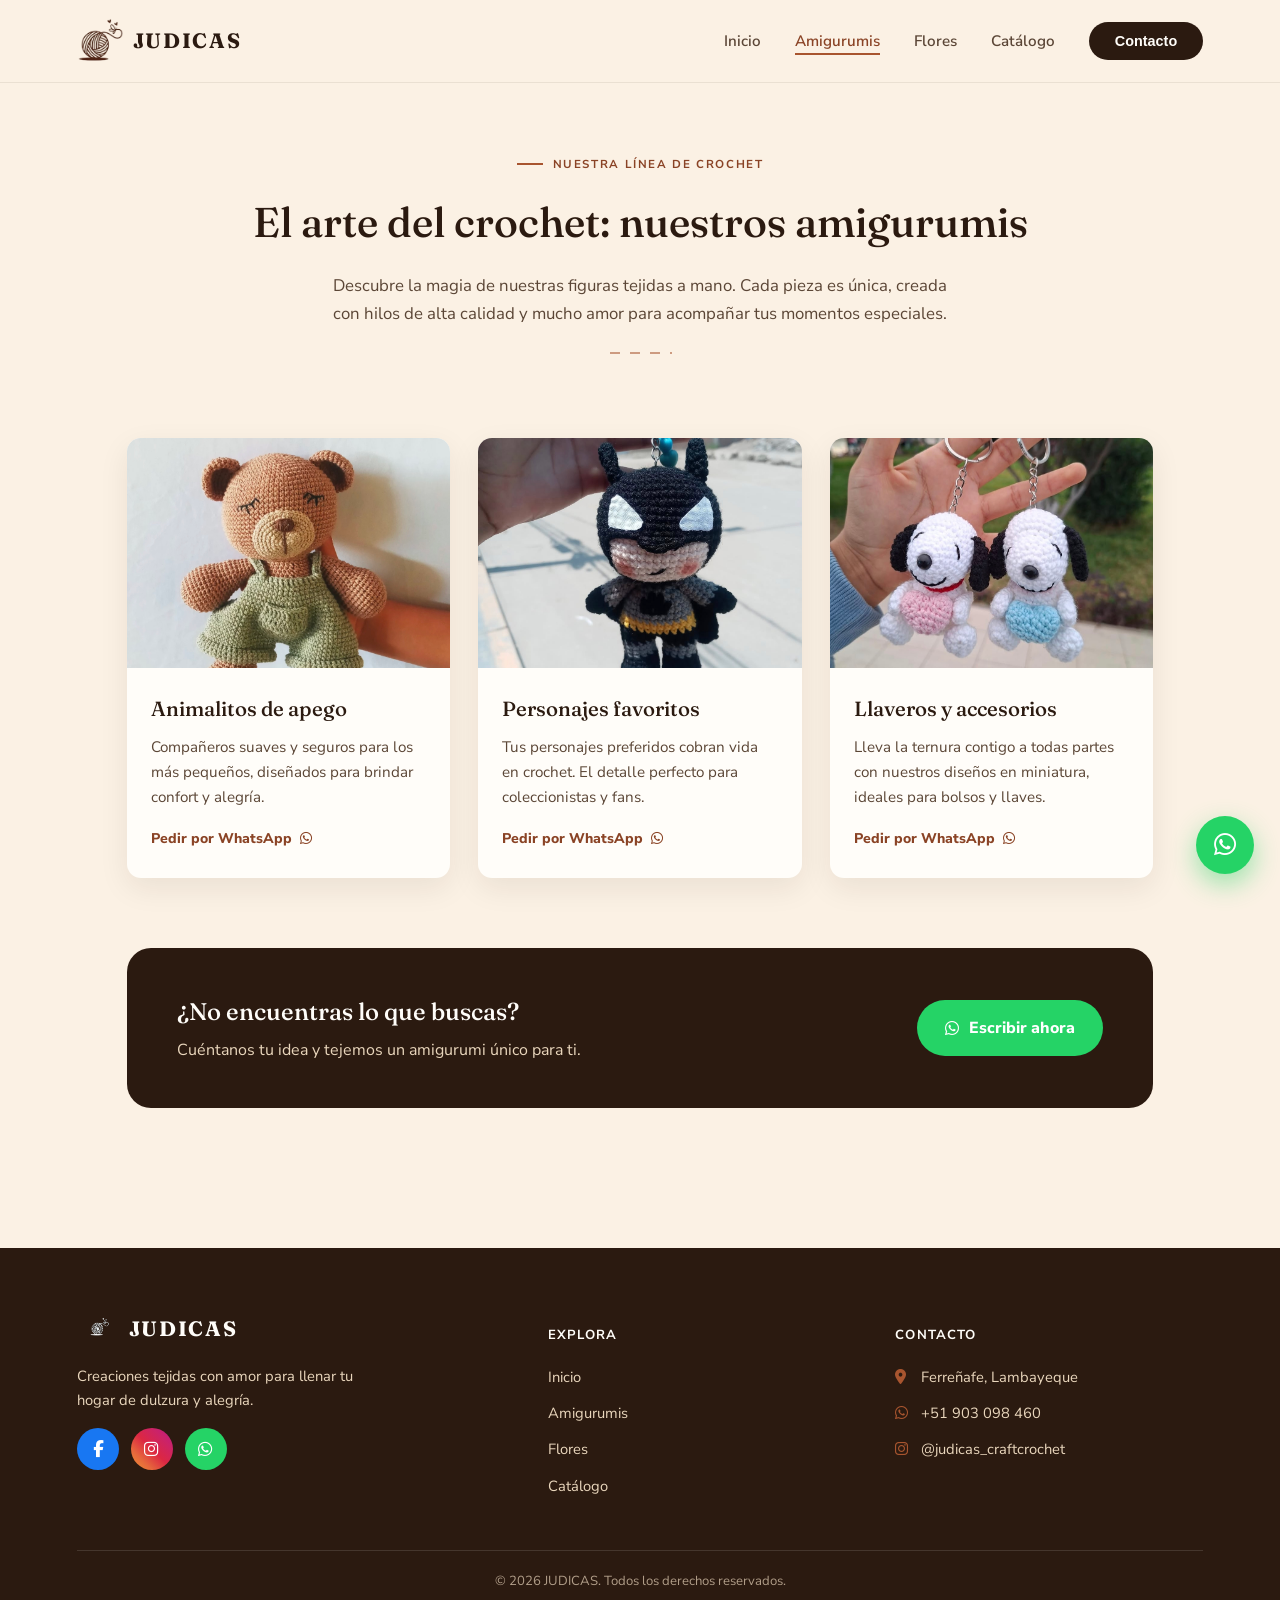
<file: JUDICAS/JUDICAS/Amigurumis.html>
<!DOCTYPE html>
<html lang="es">
<head>
<meta charset="UTF-8">
<meta name="viewport" content="width=device-width, initial-scale=1.0">
<title>Amigurumis · JUDICAS</title>
<meta name="description" content="Amigurumis tejidos a mano: animalitos de apego, personajes favoritos y llaveros hechos a crochet en Ferreñafe.">
<link rel="icon" href="Logo-blanco-juidcas.png" type="image/x-icon">
<link rel="stylesheet" href="css/styles.css">
<link rel="stylesheet" href="https://cdnjs.cloudflare.com/ajax/libs/font-awesome/6.5.0/css/all.min.css">
</head>
<body>

<nav class="navbar">
  <a href="index.html" class="logo">
    <img src="logo-judicass-(1).png" alt="Logo Judicas">
    <strong>JUDICAS</strong>
  </a>
  <ul class="nav-links">
    <li><a href="index.html">Inicio</a></li>
    <li><a href="Amigurumis.html" class="active">Amigurumis</a></li>
    <li><a href="Flores.html">Flores</a></li>
    <li><a href="Catalogo.html">Catálogo</a></li>
    <li><a href="https://wa.me/+51903098460" target="_blank"><button class="btn-sign">Contacto</button></a></li>
  </ul>
  <button class="nav-toggle" aria-label="Abrir menú"><i class="fa-solid fa-bars"></i></button>
</nav>

<header class="page-header" data-reveal>
  <span class="eyebrow">Nuestra línea de crochet</span>
  <h1>El arte del crochet: nuestros amigurumis</h1>
  <p>Descubre la magia de nuestras figuras tejidas a mano. Cada pieza es única, creada con hilos de alta calidad y mucho amor para acompañar tus momentos especiales.</p>
  <div class="stitch center"></div>
</header>

<section class="section">
  <div class="grid">
    <div class="card" data-reveal>
      <div class="card-img"><img src="animalitoapego.jpeg" alt="Animalito de apego a crochet"></div>
      <div class="card-body">
        <h3>Animalitos de apego</h3>
        <p>Compañeros suaves y seguros para los más pequeños, diseñados para brindar confort y alegría.</p>
        <a href="https://wa.me/+51903098460" target="_blank" class="card-link">Pedir por WhatsApp <i class="fa-brands fa-whatsapp"></i></a>
      </div>
    </div>
    <div class="card" data-reveal>
      <div class="card-img"><img src="personaje2.jpg" alt="Personaje favorito tejido a crochet"></div>
      <div class="card-body">
        <h3>Personajes favoritos</h3>
        <p>Tus personajes preferidos cobran vida en crochet. El detalle perfecto para coleccionistas y fans.</p>
        <a href="https://wa.me/+51903098460" target="_blank" class="card-link">Pedir por WhatsApp <i class="fa-brands fa-whatsapp"></i></a>
      </div>
    </div>
    <div class="card" data-reveal>
      <div class="card-img"><img src="llaveros2.jpg" alt="Llaveros tejidos a crochet"></div>
      <div class="card-body">
        <h3>Llaveros y accesorios</h3>
        <p>Lleva la ternura contigo a todas partes con nuestros diseños en miniatura, ideales para bolsos y llaves.</p>
        <a href="https://wa.me/+51903098460" target="_blank" class="card-link">Pedir por WhatsApp <i class="fa-brands fa-whatsapp"></i></a>
      </div>
    </div>
  </div>
</section>

<div class="section" style="padding-top:0;">
  <div class="contacto-banner" data-reveal>
    <div>
      <h3>¿No encuentras lo que buscas?</h3>
      <p>Cuéntanos tu idea y tejemos un amigurumi único para ti.</p>
    </div>
    <a href="https://wa.me/+51903098460" target="_blank" class="btn-whatsapp"><i class="fa-brands fa-whatsapp"></i> Escribir ahora</a>
  </div>
</div>

<footer>
  <div class="footer-grid">
    <div class="footer-brand">
      <a href="index.html" class="logo">
        <img src="Logo-blanco-juidcas.png" alt="Logo Judicas">
        <strong>JUDICAS</strong>
      </a>
      <p>Creaciones tejidas con amor para llenar tu hogar de dulzura y alegría.</p>
      <div class="social-icons">
        <a href="https://www.facebook.com/profile.php?id=61555158786863" target="_blank" class="social-btn facebook"><i class="fab fa-facebook-f"></i></a>
        <a href="https://www.instagram.com/judicas_craftcrochet/" target="_blank" class="social-btn instagram"><i class="fab fa-instagram"></i></a>
        <a href="https://wa.me/+51903098460" target="_blank" class="social-btn whatsapp"><i class="fab fa-whatsapp"></i></a>
      </div>
    </div>
    <div class="footer-links">
      <h4>Explora</h4>
      <a href="index.html">Inicio</a>
      <a href="Amigurumis.html">Amigurumis</a>
      <a href="Flores.html">Flores</a>
      <a href="Catalogo.html">Catálogo</a>
    </div>
    <div class="footer-contact">
      <h4>Contacto</h4>
      <p><i class="fa-solid fa-location-dot"></i> Ferreñafe, Lambayeque</p>
      <p><i class="fa-brands fa-whatsapp"></i> +51 903 098 460</p>
      <p><i class="fa-brands fa-instagram"></i> @judicas_craftcrochet</p>
    </div>
  </div>
  <div class="footer-bottom">
    <p>&copy; 2026 JUDICAS. Todos los derechos reservados.</p>
  </div>
</footer>

<a href="https://wa.me/+51903098460" target="_blank" class="wa-float" aria-label="Escríbenos por WhatsApp"><i class="fa-brands fa-whatsapp"></i></a>

<script src="js/main.js"></script>
</body>
</html>
</file>
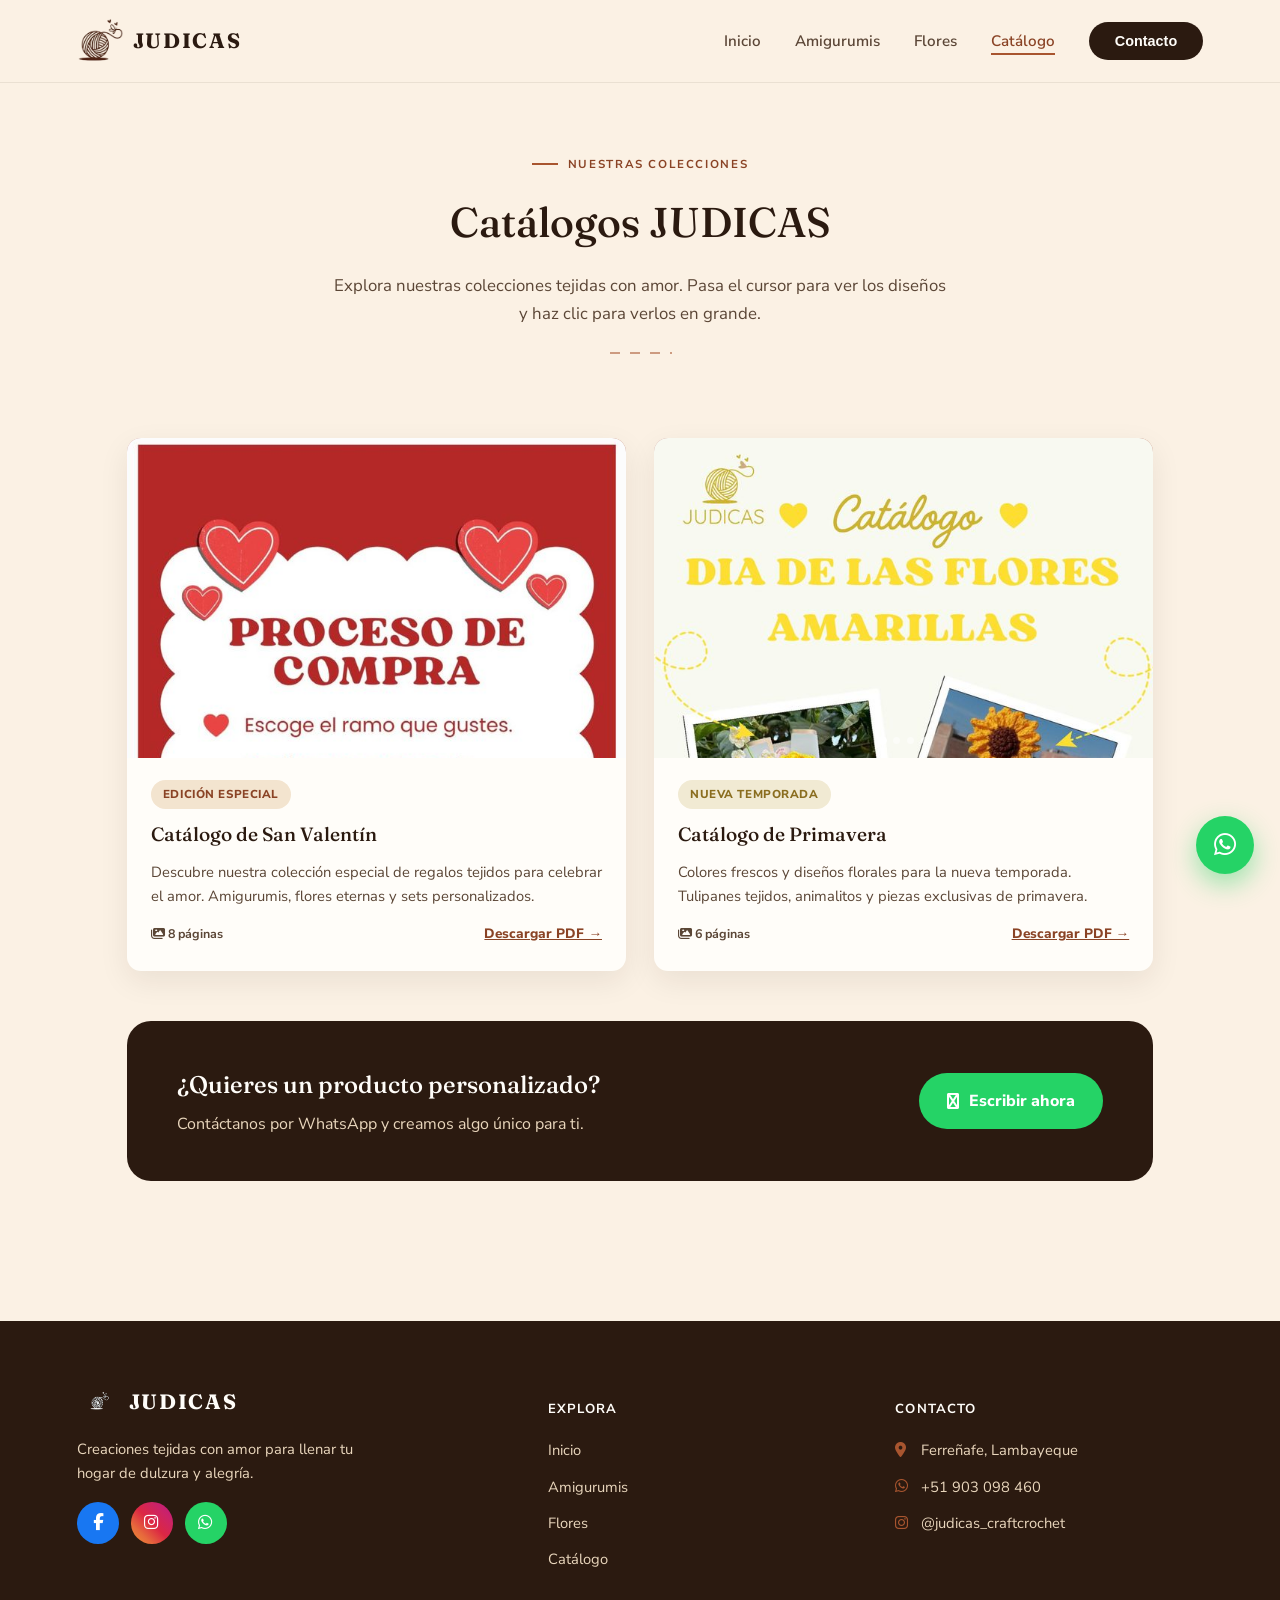
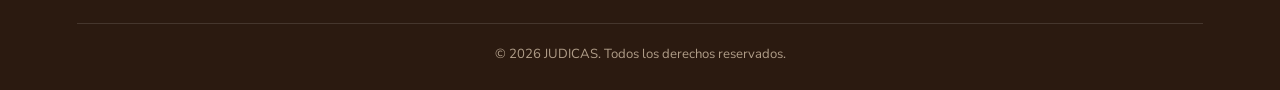
<file: JUDICAS/JUDICAS/Catalogo.html>
<!DOCTYPE html>
<html lang="es">
<head>
<meta charset="UTF-8">
<meta name="viewport" content="width=device-width, initial-scale=1.0">
<title>Catálogos · JUDICAS</title>
<meta name="description" content="Explora los catálogos de JUDICAS: colecciones especiales de amigurumis y flores eternas tejidas a mano.">
<link rel="icon" href="Logo-blanco-juidcas.png" type="image/x-icon">
<link rel="stylesheet" href="css/styles.css">
<link rel="stylesheet" href="https://cdnjs.cloudflare.com/ajax/libs/font-awesome/6.5.0/css/all.min.css">
</head>
<body>

<nav class="navbar">
  <a href="index.html" class="logo">
    <img src="logo-judicass-(1).png" alt="Logo Judicas">
    <strong>JUDICAS</strong>
  </a>
  <ul class="nav-links">
    <li><a href="index.html">Inicio</a></li>
    <li><a href="Amigurumis.html">Amigurumis</a></li>
    <li><a href="Flores.html">Flores</a></li>
    <li><a href="Catalogo.html" class="active">Catálogo</a></li>
    <li><a href="https://wa.me/+51903098460" target="_blank"><button class="btn-sign">Contacto</button></a></li>
  </ul>
  <button class="nav-toggle" aria-label="Abrir menú"><i class="fa-solid fa-bars"></i></button>
</nav>

<header class="page-header" data-reveal>
  <span class="eyebrow">Nuestras colecciones</span>
  <h1>Catálogos JUDICAS</h1>
  <p>Explora nuestras colecciones tejidas con amor. Pasa el cursor para ver los diseños y haz clic para verlos en grande.</p>
  <div class="stitch center"></div>
</header>

<section class="section">
  <div class="catalogo-grid">

    <div class="catalogo-card" data-reveal>
      <div class="catalogo-gallery" data-pdf="SAN-VALENTIN-JUDICAS.pdf.pdf">
        <img src="img/catalogo/sanvalentin-1.jpg" alt="Catálogo San Valentín, diseño 1" class="active">
        <img src="img/catalogo/sanvalentin-2.jpg" alt="Catálogo San Valentín, diseño 2">
        <img src="img/catalogo/sanvalentin-3.jpg" alt="Catálogo San Valentín, diseño 3">
        <img src="img/catalogo/sanvalentin-4.jpg" alt="Catálogo San Valentín, diseño 4">
        <div class="gallery-dots">
          <span class="dot active"></span><span class="dot"></span><span class="dot"></span><span class="dot"></span>
        </div>
        <div class="catalogo-overlay"><span><i class="fas fa-expand"></i> Ver diseños</span></div>
      </div>
      <div class="catalogo-info">
        <div class="catalogo-tag">Edición especial</div>
        <h3>Catálogo de San Valentín</h3>
        <p>Descubre nuestra colección especial de regalos tejidos para celebrar el amor. Amigurumis, flores eternas y sets personalizados.</p>
        <div class="catalogo-footer">
          <span class="catalogo-badge"><i class="fas fa-images"></i> 8 páginas</span>
          <a href="SAN-VALENTIN-JUDICAS.pdf.pdf" target="_blank" class="catalogo-cta">Descargar PDF →</a>
        </div>
      </div>
    </div>

    <div class="catalogo-card" data-reveal>
      <div class="catalogo-gallery" data-pdf="CATALOGO-FLORES-AMARILLAS.pdf">
        <img src="img/catalogo/primavera-1.jpg" alt="Catálogo de Primavera, diseño 1" class="active">
        <img src="img/catalogo/primavera-2.jpg" alt="Catálogo de Primavera, diseño 2">
        <img src="img/catalogo/primavera-3.jpg" alt="Catálogo de Primavera, diseño 3">
        <img src="img/catalogo/primavera-4.jpg" alt="Catálogo de Primavera, diseño 4">
        <div class="gallery-dots">
          <span class="dot active"></span><span class="dot"></span><span class="dot"></span><span class="dot"></span>
        </div>
        <div class="catalogo-overlay"><span><i class="fas fa-expand"></i> Ver diseños</span></div>
      </div>
      <div class="catalogo-info">
        <div class="catalogo-tag verde">Nueva temporada</div>
        <h3>Catálogo de Primavera</h3>
        <p>Colores frescos y diseños florales para la nueva temporada. Tulipanes tejidos, animalitos y piezas exclusivas de primavera.</p>
        <div class="catalogo-footer">
          <span class="catalogo-badge"><i class="fas fa-images"></i> 6 páginas</span>
          <a href="CATALOGO-FLORES-AMARILLAS.pdf" target="_blank" class="catalogo-cta">Descargar PDF →</a>
        </div>
      </div>
    </div>

  </div>

  <div class="contacto-banner" data-reveal>
    <div>
      <h3>¿Quieres un producto personalizado?</h3>
      <p>Contáctanos por WhatsApp y creamos algo único para ti.</p>
    </div>
    <a href="https://wa.me/+51903098460" target="_blank" class="btn-whatsapp"><i class="fas fa-whatsapp"></i> Escribir ahora</a>
  </div>
</section>

<footer>
  <div class="footer-grid">
    <div class="footer-brand">
      <a href="index.html" class="logo">
        <img src="Logo-blanco-juidcas.png" alt="Logo Judicas">
        <strong>JUDICAS</strong>
      </a>
      <p>Creaciones tejidas con amor para llenar tu hogar de dulzura y alegría.</p>
      <div class="social-icons">
        <a href="https://www.facebook.com/profile.php?id=61555158786863" target="_blank" class="social-btn facebook"><i class="fab fa-facebook-f"></i></a>
        <a href="https://www.instagram.com/judicas_craftcrochet/" target="_blank" class="social-btn instagram"><i class="fab fa-instagram"></i></a>
        <a href="https://wa.me/+51903098460" target="_blank" class="social-btn whatsapp"><i class="fab fa-whatsapp"></i></a>
      </div>
    </div>
    <div class="footer-links">
      <h4>Explora</h4>
      <a href="index.html">Inicio</a>
      <a href="Amigurumis.html">Amigurumis</a>
      <a href="Flores.html">Flores</a>
      <a href="Catalogo.html">Catálogo</a>
    </div>
    <div class="footer-contact">
      <h4>Contacto</h4>
      <p><i class="fa-solid fa-location-dot"></i> Ferreñafe, Lambayeque</p>
      <p><i class="fa-brands fa-whatsapp"></i> +51 903 098 460</p>
      <p><i class="fa-brands fa-instagram"></i> @judicas_craftcrochet</p>
    </div>
  </div>
  <div class="footer-bottom">
    <p>&copy; 2026 JUDICAS. Todos los derechos reservados.</p>
  </div>
</footer>

<a href="https://wa.me/+51903098460" target="_blank" class="wa-float" aria-label="Escríbenos por WhatsApp"><i class="fa-brands fa-whatsapp"></i></a>

<!-- LIGHTBOX -->
<div class="lightbox" id="lightbox">
  <div class="lightbox-content">
    <button class="lightbox-close" aria-label="Cerrar">&times;</button>
    <div class="lightbox-frame">
      <div class="lightbox-images"></div>
      <button class="lightbox-nav lightbox-prev" aria-label="Anterior"><i class="fa-solid fa-chevron-left"></i></button>
      <button class="lightbox-nav lightbox-next" aria-label="Siguiente"><i class="fa-solid fa-chevron-right"></i></button>
    </div>
    <div class="lightbox-meta">
      <span class="lightbox-count">1 / 4</span>
      <a href="#" target="_blank" class="lightbox-download"><i class="fa-solid fa-download"></i> Descargar PDF completo</a>
    </div>
  </div>
</div>

<script src="js/main.js"></script>
</body>
</html>
</file>
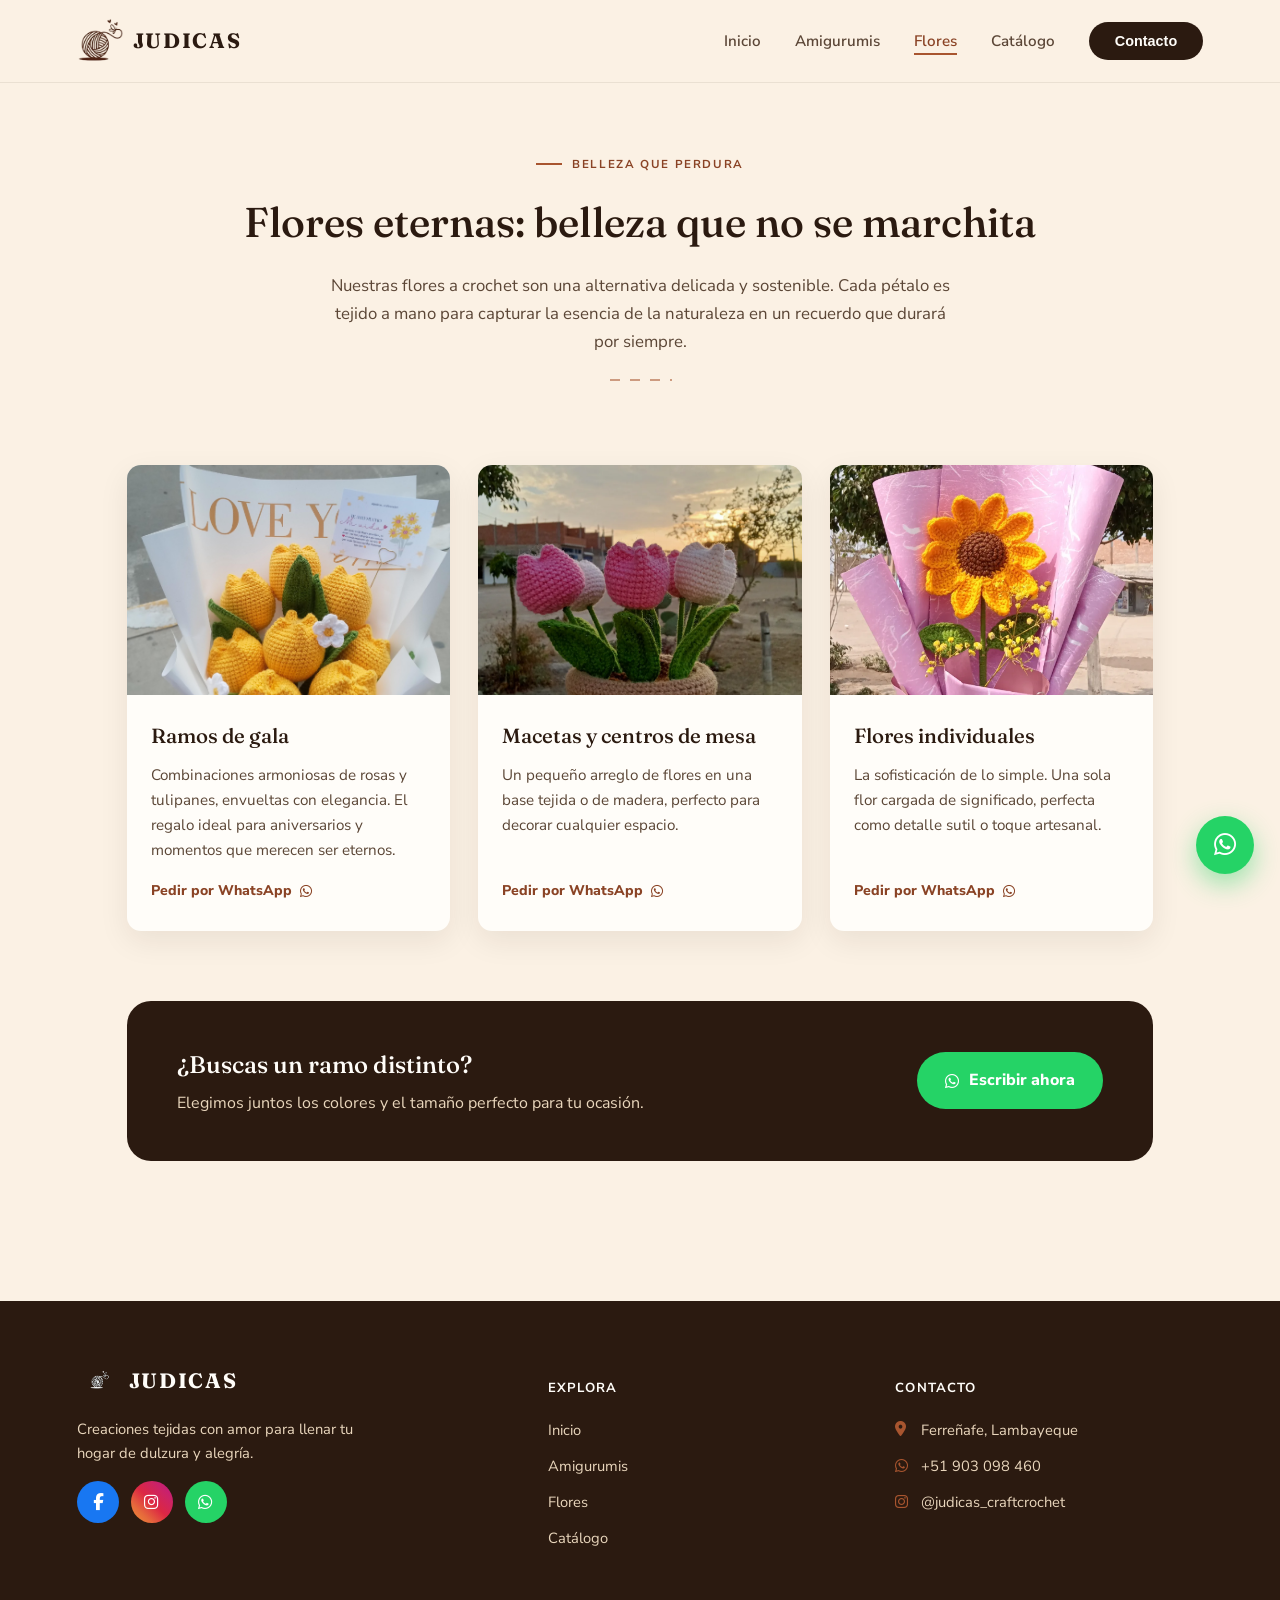
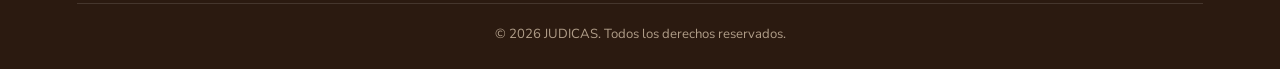
<file: JUDICAS/JUDICAS/Flores.html>
<!DOCTYPE html>
<html lang="es">
<head>
<meta charset="UTF-8">
<meta name="viewport" content="width=device-width, initial-scale=1.0">
<title>Flores Eternas · JUDICAS</title>
<meta name="description" content="Flores eternas tejidas a crochet: ramos de gala, macetas y flores individuales hechas a mano en Ferreñafe.">
<link rel="icon" href="Logo-blanco-juidcas.png" type="image/x-icon">
<link rel="stylesheet" href="css/styles.css">
<link rel="stylesheet" href="https://cdnjs.cloudflare.com/ajax/libs/font-awesome/6.5.0/css/all.min.css">
</head>
<body>

<nav class="navbar">
  <a href="index.html" class="logo">
    <img src="logo-judicass-(1).png" alt="Logo Judicas">
    <strong>JUDICAS</strong>
  </a>
  <ul class="nav-links">
    <li><a href="index.html">Inicio</a></li>
    <li><a href="Amigurumis.html">Amigurumis</a></li>
    <li><a href="Flores.html" class="active">Flores</a></li>
    <li><a href="Catalogo.html">Catálogo</a></li>
    <li><a href="https://wa.me/+51903098460" target="_blank"><button class="btn-sign">Contacto</button></a></li>
  </ul>
  <button class="nav-toggle" aria-label="Abrir menú"><i class="fa-solid fa-bars"></i></button>
</nav>

<header class="page-header" data-reveal>
  <span class="eyebrow">Belleza que perdura</span>
  <h1>Flores eternas: belleza que no se marchita</h1>
  <p>Nuestras flores a crochet son una alternativa delicada y sostenible. Cada pétalo es tejido a mano para capturar la esencia de la naturaleza en un recuerdo que durará por siempre.</p>
  <div class="stitch center"></div>
</header>

<section class="section">
  <div class="grid">
    <div class="card" data-reveal>
      <div class="card-img"><img src="ramo.png" alt="Ramo de gala tejido a crochet"></div>
      <div class="card-body">
        <h3>Ramos de gala</h3>
        <p>Combinaciones armoniosas de rosas y tulipanes, envueltas con elegancia. El regalo ideal para aniversarios y momentos que merecen ser eternos.</p>
        <a href="https://wa.me/+51903098460" target="_blank" class="card-link">Pedir por WhatsApp <i class="fa-brands fa-whatsapp"></i></a>
      </div>
    </div>
    <div class="card" data-reveal>
      <div class="card-img"><img src="Macetas.png" alt="Maceta con flores a crochet"></div>
      <div class="card-body">
        <h3>Macetas y centros de mesa</h3>
        <p>Un pequeño arreglo de flores en una base tejida o de madera, perfecto para decorar cualquier espacio.</p>
        <a href="https://wa.me/+51903098460" target="_blank" class="card-link">Pedir por WhatsApp <i class="fa-brands fa-whatsapp"></i></a>
      </div>
    </div>
    <div class="card" data-reveal>
      <div class="card-img"><img src="florindividual.png" alt="Flor individual tejida a crochet"></div>
      <div class="card-body">
        <h3>Flores individuales</h3>
        <p>La sofisticación de lo simple. Una sola flor cargada de significado, perfecta como detalle sutil o toque artesanal.</p>
        <a href="https://wa.me/+51903098460" target="_blank" class="card-link">Pedir por WhatsApp <i class="fa-brands fa-whatsapp"></i></a>
      </div>
    </div>
  </div>
</section>

<div class="section" style="padding-top:0;">
  <div class="contacto-banner" data-reveal>
    <div>
      <h3>¿Buscas un ramo distinto?</h3>
      <p>Elegimos juntos los colores y el tamaño perfecto para tu ocasión.</p>
    </div>
    <a href="https://wa.me/+51903098460" target="_blank" class="btn-whatsapp"><i class="fa-brands fa-whatsapp"></i> Escribir ahora</a>
  </div>
</div>

<footer>
  <div class="footer-grid">
    <div class="footer-brand">
      <a href="index.html" class="logo">
        <img src="Logo-blanco-juidcas.png" alt="Logo Judicas">
        <strong>JUDICAS</strong>
      </a>
      <p>Creaciones tejidas con amor para llenar tu hogar de dulzura y alegría.</p>
      <div class="social-icons">
        <a href="https://www.facebook.com/profile.php?id=61555158786863" target="_blank" class="social-btn facebook"><i class="fab fa-facebook-f"></i></a>
        <a href="https://www.instagram.com/judicas_craftcrochet/" target="_blank" class="social-btn instagram"><i class="fab fa-instagram"></i></a>
        <a href="https://wa.me/+51903098460" target="_blank" class="social-btn whatsapp"><i class="fab fa-whatsapp"></i></a>
      </div>
    </div>
    <div class="footer-links">
      <h4>Explora</h4>
      <a href="index.html">Inicio</a>
      <a href="Amigurumis.html">Amigurumis</a>
      <a href="Flores.html">Flores</a>
      <a href="Catalogo.html">Catálogo</a>
    </div>
    <div class="footer-contact">
      <h4>Contacto</h4>
      <p><i class="fa-solid fa-location-dot"></i> Ferreñafe, Lambayeque</p>
      <p><i class="fa-brands fa-whatsapp"></i> +51 903 098 460</p>
      <p><i class="fa-brands fa-instagram"></i> @judicas_craftcrochet</p>
    </div>
  </div>
  <div class="footer-bottom">
    <p>&copy; 2026 JUDICAS. Todos los derechos reservados.</p>
  </div>
</footer>

<a href="https://wa.me/+51903098460" target="_blank" class="wa-float" aria-label="Escríbenos por WhatsApp"><i class="fa-brands fa-whatsapp"></i></a>

<script src="js/main.js"></script>
</body>
</html>
</file>
<file: styles.css>
/* =========================================================
   JUDICAS — Sistema de diseño
   Paleta cálida (crema/marrón) pulida a un registro editorial,
   con un motivo de "puntada" (running stitch) como firma visual
   que remite al crochet hecho a mano.
   ========================================================= */

@import url('https://fonts.googleapis.com/css2?family=Fraunces:ital,opsz,wght@0,9..144,300;0,9..144,400;0,9..144,500;0,9..144,600;1,9..144,400;1,9..144,500&family=Nunito+Sans:wght@400;600;700;800&display=swap');

:root{
  /* Paleta */
  --cream:      #FBF1E4;
  --cream-2:    #F3E4CF;
  --ink:        #2B1A10;
  --ink-soft:   #5B4636;
  --terracota:  #A8552F;
  --terracota-d:#8A4325;
  --rosa:       #C98B84;
  --sand:       #E9D6BC;
  --white:      #FFFDF9;

  /* Tipografía */
  --display: 'Fraunces', serif;
  --body: 'Nunito Sans', sans-serif;

  /* Otros */
  --radius: 14px;
  --radius-lg: 24px;
  --shadow: 0 10px 30px rgba(43,26,16,0.08);
  --shadow-hover: 0 18px 40px rgba(43,26,16,0.14);
  --container: 1180px;
}

*{ box-sizing: border-box; }
html{ scroll-behavior: smooth; }
body{
  margin:0;
  font-family: var(--body);
  color: var(--ink);
  background: var(--cream);
  line-height: 1.65;
  -webkit-font-smoothing: antialiased;
}
img{ max-width:100%; display:block; }
a{ color:inherit; }
ul{ list-style:none; margin:0; padding:0; }
h1,h2,h3{ font-family: var(--display); font-weight: 500; margin:0; color: var(--ink); }
p{ margin:0; }

.wrap{ max-width: var(--container); margin: 0 auto; padding: 0 6%; }

.eyebrow{
  display:inline-flex;
  align-items:center;
  gap:10px;
  font-family: var(--body);
  font-weight:700;
  letter-spacing: 0.14em;
  text-transform: uppercase;
  font-size: 0.72rem;
  color: var(--terracota-d);
  margin-bottom: 14px;
}
.eyebrow::before{
  content:"";
  width:26px; height:2px;
  background: var(--terracota);
  display:inline-block;
}

/* Motivo firma: "puntada" (running stitch) */
.stitch{
  height: 10px;
  margin: 18px 0 0;
  background-image: repeating-linear-gradient(
    90deg,
    var(--terracota) 0px, var(--terracota) 10px,
    transparent 10px, transparent 20px
  );
  background-position: center;
  background-size: 20px 2px;
  background-repeat: repeat-x;
  opacity: 0.55;
  width: 64px;
}
.stitch.center{ margin-left:auto; margin-right:auto; }

/* =================== NAVBAR =================== */
.navbar{
  position: sticky;
  top:0;
  z-index: 100;
  display:flex;
  align-items:center;
  justify-content:space-between;
  padding: 18px 6%;
  background: rgba(251,241,228,0.88);
  backdrop-filter: blur(10px);
  -webkit-backdrop-filter: blur(10px);
  border-bottom: 1px solid rgba(43,26,16,0.08);
  transition: box-shadow .3s ease;
}
.logo{
  display:flex; align-items:center; gap:10px;
  text-decoration:none;
}
.logo img{ width:46px; height:46px; object-fit:contain; }
.logo strong{
  font-family: var(--display);
  font-size: 1.3rem;
  letter-spacing: 0.08em;
  color: var(--ink);
}
.nav-links{ display:flex; align-items:center; gap:34px; }
.nav-links a{
  text-decoration:none;
  color: var(--ink-soft);
  font-weight:600;
  font-size:0.95rem;
  position:relative;
  padding-bottom: 4px;
}
.nav-links a::after{
  content:"";
  position:absolute; left:0; bottom:0;
  width:0; height:2px;
  background: var(--terracota);
  transition: width .25s ease;
}
.nav-links a:hover::after,
.nav-links a.active::after{ width:100%; }
.nav-links a.active{ color: var(--terracota-d); }

.btn-sign{
  background: var(--ink);
  color: var(--white);
  padding: 11px 26px;
  border-radius: 30px;
  border:none;
  font-weight:700;
  font-size:0.9rem;
  cursor:pointer;
  transition: transform .2s ease, background .2s ease;
}
.btn-sign:hover{ background: var(--terracota-d); transform: translateY(-2px); }

.nav-toggle{ display:none; background:none; border:none; font-size:1.5rem; color:var(--ink); cursor:pointer; }

/* =================== BOTONES =================== */
.btn-main{
  display:inline-flex; align-items:center; gap:10px;
  background: var(--terracota);
  color: var(--white);
  border:none;
  padding: 15px 32px;
  border-radius: 30px;
  font-weight:700;
  font-size:0.98rem;
  cursor:pointer;
  text-decoration:none;
  transition: transform .25s ease, box-shadow .25s ease, background .25s ease;
  box-shadow: 0 10px 24px rgba(168,85,47,0.28);
}
.btn-main:hover{ background: var(--terracota-d); transform: translateY(-3px); box-shadow: 0 16px 30px rgba(168,85,47,0.34); }

.btn-outline{
  display:inline-flex; align-items:center; gap:10px;
  background: transparent;
  color: var(--ink);
  border: 1.5px solid rgba(43,26,16,0.25);
  padding: 14px 30px;
  border-radius: 30px;
  font-weight:700;
  font-size:0.98rem;
  cursor:pointer;
  text-decoration:none;
  transition: all .25s ease;
}
.btn-outline:hover{ border-color: var(--ink); background: rgba(43,26,16,0.05); }

/* =================== HERO =================== */
.hero{
  display:grid;
  grid-template-columns: 1.05fr 0.95fr;
  gap: 60px;
  align-items:center;
  padding: 70px 6% 40px;
  max-width: var(--container);
  margin: 0 auto;
}
.hero-text h1{
  font-size: 3.3rem;
  line-height: 1.08;
  margin-bottom: 22px;
  letter-spacing: -0.01em;
}
.hero-text h1 em{ font-style: italic; color: var(--terracota); }
.hero-text p{
  color: var(--ink-soft);
  font-size: 1.08rem;
  max-width: 480px;
  margin-bottom: 32px;
}
.hero-actions{ display:flex; gap:16px; flex-wrap:wrap; }

.hero-visual{
  position:relative;
  display:grid;
  grid-template-columns: 1.2fr 1fr;
  gap: 18px;
  will-change: transform;
}
.hero-visual .tall{ grid-row: span 2; }
.hero-visual img{
  width:100%; height:100%;
  object-fit:cover;
  border-radius: var(--radius-lg);
  box-shadow: var(--shadow);
}
.thread-tag{
  position:absolute;
  top:-18px; left:-18px;
  background: var(--white);
  padding: 10px 18px;
  border-radius: 40px;
  box-shadow: var(--shadow);
  font-weight:800;
  font-size:0.82rem;
  display:flex; align-items:center; gap:8px;
  transform: rotate(-6deg);
  z-index: 5;
}
.thread-tag i{ color: var(--terracota); }

/* =================== SECCIONES / TARJETAS =================== */
.section{ padding: 70px 6%; max-width: var(--container); margin:0 auto; }
.section-head{ text-align:center; max-width: 620px; margin: 0 auto 46px; }
.section-head h2{ font-size: 2.2rem; margin-bottom: 8px;}
.section-head p{ color: var(--ink-soft); }
.section-head .stitch{ margin-top:16px; }

.grid{
  display:grid;
  grid-template-columns: repeat(3, 1fr);
  gap: 28px;
}
.card{
  background: var(--white);
  border-radius: var(--radius);
  overflow:hidden;
  box-shadow: var(--shadow);
  transition: opacity .6s ease, transform .45s ease, box-shadow .35s ease;
  display:flex; flex-direction:column;
}
.card:hover{ transform: translateY(-8px); box-shadow: var(--shadow-hover); }
.card-img{ position:relative; overflow:hidden; height: 230px; }
.card-img img{ width:100%; height:100%; object-fit:cover; transition: transform .5s ease; }
.card:hover .card-img img{ transform: scale(1.06); }
.card-body{ padding: 24px 24px 28px; display:flex; flex-direction:column; gap:10px; flex:1; }
.card-body h3{ font-size: 1.28rem; }
.card-body p{ color: var(--ink-soft); font-size: 0.95rem; flex:1; }
.card-link{
  margin-top: 6px;
  display:inline-flex; align-items:center; gap:8px;
  font-weight:800; font-size:0.88rem;
  color: var(--terracota-d);
  text-decoration:none;
}
.card-link i{ transition: transform .2s ease; }
.card-link:hover i{ transform: translateX(4px); }

/* =================== SCROLL REVEAL =================== */
[data-reveal]{
  opacity: 0;
  transform: translateY(30px);
  transition: opacity .7s cubic-bezier(.2,.7,.3,1), transform .7s cubic-bezier(.2,.7,.3,1);
  transition-delay: var(--reveal-delay, 0s);
}
[data-reveal].visible{ opacity:1; transform:none; }
[data-reveal="left"]{ transform: translateX(-32px); }
[data-reveal="left"].visible{ transform:none; }
[data-reveal="right"]{ transform: translateX(32px); }
[data-reveal="right"].visible{ transform:none; }
[data-reveal="scale"]{ transform: scale(.94); }
[data-reveal="scale"].visible{ transform:none; }
@media (prefers-reduced-motion: reduce){
  [data-reveal]{ opacity:1; transform:none; transition:none; }
}

/* =================== FRANJA DE CONFIANZA =================== */
.trust{
  background: var(--cream-2);
  padding: 46px 6%;
}
.trust-inner{
  max-width: var(--container);
  margin:0 auto;
  display:grid;
  grid-template-columns: repeat(3,1fr);
  gap: 30px;
  text-align:center;
}
.trust-item i{ color: var(--terracota); font-size:1.4rem; margin-bottom:10px; }
.trust-item h4{ font-family: var(--display); font-weight:600; font-size:1.1rem; margin-bottom:4px; }
.trust-item p{ color: var(--ink-soft); font-size:0.9rem; }

/* =================== BANNER CONTACTO =================== */
.contacto-banner{
  max-width: var(--container);
  margin: 0 auto 70px;
  background: var(--ink);
  color: var(--white);
  border-radius: var(--radius-lg);
  padding: 44px 50px;
  display:flex;
  align-items:center;
  justify-content:space-between;
  gap: 30px;
  flex-wrap: wrap;
}
.contacto-banner h3{ color:var(--white); font-size:1.5rem; margin-bottom:6px; }
.contacto-banner p{ color: var(--sand); }
.btn-whatsapp{
  display:inline-flex; align-items:center; gap:10px;
  background: #25D366;
  color:#fff; font-weight:800;
  padding: 15px 28px;
  border-radius: 30px;
  text-decoration:none;
  transition: transform .2s ease;
  white-space:nowrap;
}
.btn-whatsapp:hover{ transform: translateY(-3px); }

/* =================== FOOTER =================== */
footer{ background: var(--ink); color: var(--cream); padding: 60px 6% 24px; }
.footer-grid{
  max-width: var(--container); margin:0 auto;
  display:grid;
  grid-template-columns: 1.4fr 1fr 1fr;
  gap: 40px;
  padding-bottom: 40px;
}
.footer-brand .logo strong{ color: var(--white); }
.footer-brand .logo img{ width:42px; height:42px; }
.footer-brand p{ color: var(--sand); font-size:0.92rem; max-width:280px; margin-top:14px; }
footer h4{ font-family: var(--body); letter-spacing:0.08em; text-transform:uppercase; font-size:0.82rem; color: var(--white); margin-bottom:18px; }
.footer-links a{ display:block; text-decoration:none; color: var(--sand); font-size:0.92rem; margin-bottom:12px; transition: color .2s; }
.footer-links a:hover{ color: var(--white); }
.footer-contact p{ color: var(--sand); font-size:0.92rem; margin-bottom:12px; display:flex; align-items:center; gap:10px; }
.footer-contact i{ color: var(--terracota); width:16px; }
.social-icons{ display:flex; gap:12px; margin-top:16px; }
.social-btn{
  width:42px; height:42px; border-radius:50%;
  display:flex; align-items:center; justify-content:center;
  color:#fff; text-decoration:none; font-size:1.05rem;
  transition: transform .2s ease, opacity .2s ease;
}
.social-btn:hover{ transform: translateY(-3px); }
.facebook{ background:#1877f2; }
.instagram{ background: linear-gradient(45deg,#f09433,#e6683c,#dc2743,#cc2366,#bc1888); }
.whatsapp{ background:#25D366; }
.footer-bottom{
  max-width: var(--container); margin:0 auto;
  border-top: 1px solid rgba(255,255,255,0.12);
  padding-top: 20px;
  text-align:center;
  color: rgba(233,214,188,0.7);
  font-size: 0.82rem;
}
.credit-link{
  color: var(--sand);
  font-weight: 800;
  text-decoration: none;
  display: inline-block;
  transition: transform .25s ease, color .25s ease;
}
.credit-link:hover{
  color: var(--terracota);
  transform: scale(1.12);
}

/* =================== WHATSAPP FLOTANTE =================== */
.wa-float{
  position: fixed;
  bottom: 26px; right: 26px;
  width: 58px; height:58px;
  background:#25D366;
  border-radius:50%;
  display:flex; align-items:center; justify-content:center;
  color:#fff; font-size:1.6rem;
  box-shadow: 0 10px 26px rgba(37,211,102,0.45);
  text-decoration:none;
  z-index: 200;
  animation: pulse 2.6s infinite;
}
@keyframes pulse{
  0%{ box-shadow: 0 0 0 0 rgba(37,211,102,0.45), 0 10px 26px rgba(37,211,102,0.45); }
  70%{ box-shadow: 0 0 0 14px rgba(37,211,102,0), 0 10px 26px rgba(37,211,102,0.45); }
  100%{ box-shadow: 0 0 0 0 rgba(37,211,102,0), 0 10px 26px rgba(37,211,102,0.45); }
}

/* =================== HEADERS DE PÁGINAS INTERNAS =================== */
.page-header{
  max-width: var(--container);
  margin: 0 auto;
  padding: 64px 6% 10px;
  text-align:center;
}
.page-header h1{ font-size: 2.6rem; margin-bottom: 16px; }
.page-header p{ color: var(--ink-soft); max-width: 620px; margin: 0 auto; font-size:1.05rem; }
.page-header .stitch{ margin: 20px auto 0; }

/* =================== CATÁLOGO =================== */
.catalogo-grid{
  display:grid;
  grid-template-columns: repeat(2,1fr);
  gap: 28px;
  margin-bottom: 50px;
}
.catalogo-card{
  background: var(--white);
  border-radius: var(--radius);
  overflow:hidden;
  text-decoration:none;
  color: var(--ink);
  box-shadow: var(--shadow);
  transition: transform .3s ease, box-shadow .3s ease;
  display:flex; flex-direction:column;
}
.catalogo-card:hover{ transform: translateY(-6px); box-shadow: var(--shadow-hover); }
.catalogo-gallery{
  position:relative;
  height: 320px;
  overflow:hidden;
  background: linear-gradient(135deg, var(--rosa), var(--terracota));
  cursor: pointer;
}
.catalogo-gallery img{
  position:absolute; inset:0;
  width:100%; height:100%;
  object-fit: cover;
  object-position: top center;
  opacity:0;
  transition: opacity .7s ease, transform 6s ease;
  transform: scale(1.01);
}
.catalogo-gallery img.active{ opacity:1; transform: scale(1.05); }
.gallery-dots{
  position:absolute; bottom:14px; left:0; right:0;
  display:flex; justify-content:center; gap:7px;
  z-index:3;
}
.gallery-dots .dot{
  width:7px; height:7px; border-radius:50%;
  background: rgba(255,255,255,0.5);
  transition: background .25s ease, transform .25s ease;
}
.gallery-dots .dot.active{ background:#fff; transform: scale(1.25); }
.catalogo-overlay{
  position:absolute; inset:0;
  background: rgba(43,26,16,0.45);
  color:#fff; font-weight:800;
  display:flex; align-items:center; justify-content:center;
  opacity:0; transition: opacity .3s ease;
  z-index:2;
}
.catalogo-card:hover .catalogo-overlay{ opacity:1; }
.catalogo-info{ padding: 22px 24px 26px; display:flex; flex-direction:column; gap:10px; flex:1; }
.catalogo-tag{
  align-self:flex-start;
  background: var(--cream-2); color: var(--terracota-d);
  font-size:0.72rem; font-weight:800; letter-spacing:0.05em; text-transform:uppercase;
  padding:5px 12px; border-radius: 20px;
}
.catalogo-tag.verde{ background:#F1EAD3; color:#8A6D1F; }
.catalogo-info h3{ font-size:1.2rem; }
.catalogo-info p{ color: var(--ink-soft); font-size:0.92rem; flex:1; }
.catalogo-footer{ display:flex; align-items:center; justify-content:space-between; margin-top:4px; }
.catalogo-badge{ font-size:0.78rem; font-weight:700; color: var(--ink-soft); }
.catalogo-cta{ font-size:0.85rem; font-weight:800; color: var(--terracota-d); }

/* =================== LIGHTBOX DE CATÁLOGOS =================== */
.lightbox{
  position: fixed; inset:0;
  background: rgba(20,12,7,0.9);
  display:flex; align-items:center; justify-content:center;
  z-index: 999;
  opacity:0; visibility:hidden;
  transition: opacity .3s ease, visibility .3s ease;
  padding: 30px;
}
.lightbox.open{ opacity:1; visibility:visible; }
.lightbox-content{
  position:relative;
  max-width: 480px;
  width:100%;
  text-align:center;
  transform: scale(.92);
  transition: transform .35s cubic-bezier(.2,.8,.3,1);
}
.lightbox.open .lightbox-content{ transform: scale(1); }
.lightbox-frame{
  position:relative;
  border-radius: var(--radius);
  overflow:hidden;
  box-shadow: 0 30px 70px rgba(0,0,0,0.5);
  background: var(--ink);
  aspect-ratio: 700/933;
}
.lightbox-frame img{
  position:absolute; inset:0;
  width:100%; height:100%; object-fit:cover;
  opacity:0;
  transition: opacity .4s ease;
}
.lightbox-frame img.active{ opacity:1; }
.lightbox-close{
  position:absolute; top:-46px; right:0;
  background:none; border:none;
  color:#fff; font-size:1.8rem;
  cursor:pointer;
  opacity:0.85;
  transition: opacity .2s ease, transform .2s ease;
}
.lightbox-close:hover{ opacity:1; transform: rotate(90deg); }
.lightbox-nav{
  position:absolute; top:50%; transform: translateY(-50%);
  width:46px; height:46px; border-radius:50%;
  background: rgba(255,255,255,0.15);
  border:none; color:#fff; font-size:1.1rem;
  display:flex; align-items:center; justify-content:center;
  cursor:pointer;
  transition: background .2s ease;
}
.lightbox-nav:hover{ background: rgba(255,255,255,0.3); }
.lightbox-prev{ left:12px; }
.lightbox-next{ right:12px; }
.lightbox-meta{
  display:flex; align-items:center; justify-content:space-between;
  margin-top: 16px;
  color: var(--cream);
}
.lightbox-count{ font-size:0.85rem; color: var(--sand); font-weight:700; letter-spacing:0.05em; }
.lightbox-download{
  display:inline-flex; align-items:center; gap:8px;
  background: var(--terracota);
  color:#fff; font-weight:800; font-size:0.88rem;
  padding: 10px 20px; border-radius: 30px;
  text-decoration:none;
  transition: background .2s ease, transform .2s ease;
}
.lightbox-download:hover{ background: var(--terracota-d); transform: translateY(-2px); }

/* =================== RESPONSIVE =================== */
@media (max-width: 1024px){
  .hero{ grid-template-columns:1fr; }
  .hero-visual{ order:-1; max-width:480px; margin:0 auto; }
  .grid{ grid-template-columns: repeat(2,1fr); }
  .trust-inner{ grid-template-columns:1fr; gap:26px; }
  .catalogo-grid{ grid-template-columns:1fr; }
  .footer-grid{ grid-template-columns:1fr 1fr; }
}

@media (max-width: 768px){
  .nav-links{
    position:fixed; top:78px; left:0; right:0;
    background: var(--cream);
    flex-direction:column;
    padding: 26px 8%;
    gap: 20px;
    border-bottom: 1px solid rgba(43,26,16,0.08);
    transform: translateY(-130%);
    transition: transform .3s ease;
  }
  .nav-links.open{ transform: translateY(0); }
  .nav-toggle{ display:block; }
  .hero{ padding: 40px 6% 20px; text-align:center; }
  .hero-actions{ justify-content:center; }
  .hero-text p{ margin-left:auto; margin-right:auto; }
  .hero-text h1{ font-size:2.3rem; }
  .thread-tag{ display:none; }
  .grid{ grid-template-columns:1fr; }
  .contacto-banner{ flex-direction:column; text-align:center; padding: 34px 26px; }
  .footer-grid{ grid-template-columns:1fr; text-align:center; }
  .footer-contact p, .eyebrow{ justify-content:center; }
  .footer-contact p{ justify-content:center; }
  .social-icons{ justify-content:center; }
  .page-header h1{ font-size:2rem; }
  .catalogo-gallery{ height: 260px; }
  .lightbox-content{ max-width: 340px; }
  .lightbox-nav{ width:38px; height:38px; }
}

@media (max-width:480px){
  .logo strong{ font-size:1.05rem; }
  .btn-main, .btn-outline{ width:100%; justify-content:center; }
  .hero-actions{ flex-direction:column; width:100%; }
}
</file>
<file: JUDICAS/JUDICAS/css/styles.css>
/* =========================================================
   JUDICAS — Sistema de diseño
   Paleta cálida (crema/marrón) pulida a un registro editorial,
   con un motivo de "puntada" (running stitch) como firma visual
   que remite al crochet hecho a mano.
   ========================================================= */

@import url('https://fonts.googleapis.com/css2?family=Fraunces:ital,opsz,wght@0,9..144,300;0,9..144,400;0,9..144,500;0,9..144,600;1,9..144,400;1,9..144,500&family=Nunito+Sans:wght@400;600;700;800&display=swap');

:root{
  /* Paleta */
  --cream:      #FBF1E4;
  --cream-2:    #F3E4CF;
  --ink:        #2B1A10;
  --ink-soft:   #5B4636;
  --terracota:  #A8552F;
  --terracota-d:#8A4325;
  --rosa:       #C98B84;
  --sand:       #E9D6BC;
  --white:      #FFFDF9;

  /* Tipografía */
  --display: 'Fraunces', serif;
  --body: 'Nunito Sans', sans-serif;

  /* Otros */
  --radius: 14px;
  --radius-lg: 24px;
  --shadow: 0 10px 30px rgba(43,26,16,0.08);
  --shadow-hover: 0 18px 40px rgba(43,26,16,0.14);
  --container: 1180px;
}

*{ box-sizing: border-box; }
html{ scroll-behavior: smooth; }
body{
  margin:0;
  font-family: var(--body);
  color: var(--ink);
  background: var(--cream);
  line-height: 1.65;
  -webkit-font-smoothing: antialiased;
}
img{ max-width:100%; display:block; }
a{ color:inherit; }
ul{ list-style:none; margin:0; padding:0; }
h1,h2,h3{ font-family: var(--display); font-weight: 500; margin:0; color: var(--ink); }
p{ margin:0; }

.wrap{ max-width: var(--container); margin: 0 auto; padding: 0 6%; }

.eyebrow{
  display:inline-flex;
  align-items:center;
  gap:10px;
  font-family: var(--body);
  font-weight:700;
  letter-spacing: 0.14em;
  text-transform: uppercase;
  font-size: 0.72rem;
  color: var(--terracota-d);
  margin-bottom: 14px;
}
.eyebrow::before{
  content:"";
  width:26px; height:2px;
  background: var(--terracota);
  display:inline-block;
}

/* Motivo firma: "puntada" (running stitch) */
.stitch{
  height: 10px;
  margin: 18px 0 0;
  background-image: repeating-linear-gradient(
    90deg,
    var(--terracota) 0px, var(--terracota) 10px,
    transparent 10px, transparent 20px
  );
  background-position: center;
  background-size: 20px 2px;
  background-repeat: repeat-x;
  opacity: 0.55;
  width: 64px;
}
.stitch.center{ margin-left:auto; margin-right:auto; }

/* =================== NAVBAR =================== */
.navbar{
  position: sticky;
  top:0;
  z-index: 100;
  display:flex;
  align-items:center;
  justify-content:space-between;
  padding: 18px 6%;
  background: rgba(251,241,228,0.88);
  backdrop-filter: blur(10px);
  -webkit-backdrop-filter: blur(10px);
  border-bottom: 1px solid rgba(43,26,16,0.08);
  transition: box-shadow .3s ease;
}
.logo{
  display:flex; align-items:center; gap:10px;
  text-decoration:none;
}
.logo img{ width:46px; height:46px; object-fit:contain; }
.logo strong{
  font-family: var(--display);
  font-size: 1.3rem;
  letter-spacing: 0.08em;
  color: var(--ink);
}
.nav-links{ display:flex; align-items:center; gap:34px; }
.nav-links a{
  text-decoration:none;
  color: var(--ink-soft);
  font-weight:600;
  font-size:0.95rem;
  position:relative;
  padding-bottom: 4px;
}
.nav-links a::after{
  content:"";
  position:absolute; left:0; bottom:0;
  width:0; height:2px;
  background: var(--terracota);
  transition: width .25s ease;
}
.nav-links a:hover::after,
.nav-links a.active::after{ width:100%; }
.nav-links a.active{ color: var(--terracota-d); }

.btn-sign{
  background: var(--ink);
  color: var(--white);
  padding: 11px 26px;
  border-radius: 30px;
  border:none;
  font-weight:700;
  font-size:0.9rem;
  cursor:pointer;
  transition: transform .2s ease, background .2s ease;
}
.btn-sign:hover{ background: var(--terracota-d); transform: translateY(-2px); }

.nav-toggle{ display:none; background:none; border:none; font-size:1.5rem; color:var(--ink); cursor:pointer; }

/* =================== BOTONES =================== */
.btn-main{
  display:inline-flex; align-items:center; gap:10px;
  background: var(--terracota);
  color: var(--white);
  border:none;
  padding: 15px 32px;
  border-radius: 30px;
  font-weight:700;
  font-size:0.98rem;
  cursor:pointer;
  text-decoration:none;
  transition: transform .25s ease, box-shadow .25s ease, background .25s ease;
  box-shadow: 0 10px 24px rgba(168,85,47,0.28);
}
.btn-main:hover{ background: var(--terracota-d); transform: translateY(-3px); box-shadow: 0 16px 30px rgba(168,85,47,0.34); }

.btn-outline{
  display:inline-flex; align-items:center; gap:10px;
  background: transparent;
  color: var(--ink);
  border: 1.5px solid rgba(43,26,16,0.25);
  padding: 14px 30px;
  border-radius: 30px;
  font-weight:700;
  font-size:0.98rem;
  cursor:pointer;
  text-decoration:none;
  transition: all .25s ease;
}
.btn-outline:hover{ border-color: var(--ink); background: rgba(43,26,16,0.05); }

/* =================== HERO =================== */
.hero{
  display:grid;
  grid-template-columns: 1.05fr 0.95fr;
  gap: 60px;
  align-items:center;
  padding: 70px 6% 40px;
  max-width: var(--container);
  margin: 0 auto;
}
.hero-text h1{
  font-size: 3.3rem;
  line-height: 1.08;
  margin-bottom: 22px;
  letter-spacing: -0.01em;
}
.hero-text h1 em{ font-style: italic; color: var(--terracota); }
.hero-text p{
  color: var(--ink-soft);
  font-size: 1.08rem;
  max-width: 480px;
  margin-bottom: 32px;
}
.hero-actions{ display:flex; gap:16px; flex-wrap:wrap; }

.hero-visual{
  position:relative;
  display:grid;
  grid-template-columns: 1.2fr 1fr;
  gap: 18px;
  will-change: transform;
}
.hero-visual .tall{ grid-row: span 2; }
.hero-visual img{
  width:100%; height:100%;
  object-fit:cover;
  border-radius: var(--radius-lg);
  box-shadow: var(--shadow);
}
.thread-tag{
  position:absolute;
  top:-18px; left:-18px;
  background: var(--white);
  padding: 10px 18px;
  border-radius: 40px;
  box-shadow: var(--shadow);
  font-weight:800;
  font-size:0.82rem;
  display:flex; align-items:center; gap:8px;
  transform: rotate(-6deg);
  z-index: 5;
}
.thread-tag i{ color: var(--terracota); }

/* =================== SECCIONES / TARJETAS =================== */
.section{ padding: 70px 6%; max-width: var(--container); margin:0 auto; }
.section-head{ text-align:center; max-width: 620px; margin: 0 auto 46px; }
.section-head h2{ font-size: 2.2rem; margin-bottom: 8px;}
.section-head p{ color: var(--ink-soft); }
.section-head .stitch{ margin-top:16px; }

.grid{
  display:grid;
  grid-template-columns: repeat(3, 1fr);
  gap: 28px;
}
.card{
  background: var(--white);
  border-radius: var(--radius);
  overflow:hidden;
  box-shadow: var(--shadow);
  transition: opacity .6s ease, transform .45s ease, box-shadow .35s ease;
  display:flex; flex-direction:column;
}
.card:hover{ transform: translateY(-8px); box-shadow: var(--shadow-hover); }
.card-img{ position:relative; overflow:hidden; height: 230px; }
.card-img img{ width:100%; height:100%; object-fit:cover; transition: transform .5s ease; }
.card:hover .card-img img{ transform: scale(1.06); }
.card-body{ padding: 24px 24px 28px; display:flex; flex-direction:column; gap:10px; flex:1; }
.card-body h3{ font-size: 1.28rem; }
.card-body p{ color: var(--ink-soft); font-size: 0.95rem; flex:1; }
.card-link{
  margin-top: 6px;
  display:inline-flex; align-items:center; gap:8px;
  font-weight:800; font-size:0.88rem;
  color: var(--terracota-d);
  text-decoration:none;
}
.card-link i{ transition: transform .2s ease; }
.card-link:hover i{ transform: translateX(4px); }

/* =================== SCROLL REVEAL =================== */
[data-reveal]{
  opacity: 0;
  transform: translateY(30px);
  transition: opacity .7s cubic-bezier(.2,.7,.3,1), transform .7s cubic-bezier(.2,.7,.3,1);
  transition-delay: var(--reveal-delay, 0s);
}
[data-reveal].visible{ opacity:1; transform:none; }
[data-reveal="left"]{ transform: translateX(-32px); }
[data-reveal="left"].visible{ transform:none; }
[data-reveal="right"]{ transform: translateX(32px); }
[data-reveal="right"].visible{ transform:none; }
[data-reveal="scale"]{ transform: scale(.94); }
[data-reveal="scale"].visible{ transform:none; }
@media (prefers-reduced-motion: reduce){
  [data-reveal]{ opacity:1; transform:none; transition:none; }
}

/* =================== FRANJA DE CONFIANZA =================== */
.trust{
  background: var(--cream-2);
  padding: 46px 6%;
}
.trust-inner{
  max-width: var(--container);
  margin:0 auto;
  display:grid;
  grid-template-columns: repeat(3,1fr);
  gap: 30px;
  text-align:center;
}
.trust-item i{ color: var(--terracota); font-size:1.4rem; margin-bottom:10px; }
.trust-item h4{ font-family: var(--display); font-weight:600; font-size:1.1rem; margin-bottom:4px; }
.trust-item p{ color: var(--ink-soft); font-size:0.9rem; }

/* =================== BANNER CONTACTO =================== */
.contacto-banner{
  max-width: var(--container);
  margin: 0 auto 70px;
  background: var(--ink);
  color: var(--white);
  border-radius: var(--radius-lg);
  padding: 44px 50px;
  display:flex;
  align-items:center;
  justify-content:space-between;
  gap: 30px;
  flex-wrap: wrap;
}
.contacto-banner h3{ color:var(--white); font-size:1.5rem; margin-bottom:6px; }
.contacto-banner p{ color: var(--sand); }
.btn-whatsapp{
  display:inline-flex; align-items:center; gap:10px;
  background: #25D366;
  color:#fff; font-weight:800;
  padding: 15px 28px;
  border-radius: 30px;
  text-decoration:none;
  transition: transform .2s ease;
  white-space:nowrap;
}
.btn-whatsapp:hover{ transform: translateY(-3px); }

/* =================== FOOTER =================== */
footer{ background: var(--ink); color: var(--cream); padding: 60px 6% 24px; }
.footer-grid{
  max-width: var(--container); margin:0 auto;
  display:grid;
  grid-template-columns: 1.4fr 1fr 1fr;
  gap: 40px;
  padding-bottom: 40px;
}
.footer-brand .logo strong{ color: var(--white); }
.footer-brand .logo img{ width:42px; height:42px; }
.footer-brand p{ color: var(--sand); font-size:0.92rem; max-width:280px; margin-top:14px; }
footer h4{ font-family: var(--body); letter-spacing:0.08em; text-transform:uppercase; font-size:0.82rem; color: var(--white); margin-bottom:18px; }
.footer-links a{ display:block; text-decoration:none; color: var(--sand); font-size:0.92rem; margin-bottom:12px; transition: color .2s; }
.footer-links a:hover{ color: var(--white); }
.footer-contact p{ color: var(--sand); font-size:0.92rem; margin-bottom:12px; display:flex; align-items:center; gap:10px; }
.footer-contact i{ color: var(--terracota); width:16px; }
.social-icons{ display:flex; gap:12px; margin-top:16px; }
.social-btn{
  width:42px; height:42px; border-radius:50%;
  display:flex; align-items:center; justify-content:center;
  color:#fff; text-decoration:none; font-size:1.05rem;
  transition: transform .2s ease, opacity .2s ease;
}
.social-btn:hover{ transform: translateY(-3px); }
.facebook{ background:#1877f2; }
.instagram{ background: linear-gradient(45deg,#f09433,#e6683c,#dc2743,#cc2366,#bc1888); }
.whatsapp{ background:#25D366; }
.footer-bottom{
  max-width: var(--container); margin:0 auto;
  border-top: 1px solid rgba(255,255,255,0.12);
  padding-top: 20px;
  text-align:center;
  color: rgba(233,214,188,0.7);
  font-size: 0.82rem;
}

/* =================== WHATSAPP FLOTANTE =================== */
.wa-float{
  position: fixed;
  bottom: 26px; right: 26px;
  width: 58px; height:58px;
  background:#25D366;
  border-radius:50%;
  display:flex; align-items:center; justify-content:center;
  color:#fff; font-size:1.6rem;
  box-shadow: 0 10px 26px rgba(37,211,102,0.45);
  text-decoration:none;
  z-index: 200;
  animation: pulse 2.6s infinite;
}
@keyframes pulse{
  0%{ box-shadow: 0 0 0 0 rgba(37,211,102,0.45), 0 10px 26px rgba(37,211,102,0.45); }
  70%{ box-shadow: 0 0 0 14px rgba(37,211,102,0), 0 10px 26px rgba(37,211,102,0.45); }
  100%{ box-shadow: 0 0 0 0 rgba(37,211,102,0), 0 10px 26px rgba(37,211,102,0.45); }
}

/* =================== HEADERS DE PÁGINAS INTERNAS =================== */
.page-header{
  max-width: var(--container);
  margin: 0 auto;
  padding: 64px 6% 10px;
  text-align:center;
}
.page-header h1{ font-size: 2.6rem; margin-bottom: 16px; }
.page-header p{ color: var(--ink-soft); max-width: 620px; margin: 0 auto; font-size:1.05rem; }
.page-header .stitch{ margin: 20px auto 0; }

/* =================== CATÁLOGO =================== */
.catalogo-grid{
  display:grid;
  grid-template-columns: repeat(2,1fr);
  gap: 28px;
  margin-bottom: 50px;
}
.catalogo-card{
  background: var(--white);
  border-radius: var(--radius);
  overflow:hidden;
  text-decoration:none;
  color: var(--ink);
  box-shadow: var(--shadow);
  transition: transform .3s ease, box-shadow .3s ease;
  display:flex; flex-direction:column;
}
.catalogo-card:hover{ transform: translateY(-6px); box-shadow: var(--shadow-hover); }
.catalogo-gallery{
  position:relative;
  height: 320px;
  overflow:hidden;
  background: linear-gradient(135deg, var(--rosa), var(--terracota));
  cursor: pointer;
}
.catalogo-gallery img{
  position:absolute; inset:0;
  width:100%; height:100%;
  object-fit: cover;
  object-position: top center;
  opacity:0;
  transition: opacity .7s ease, transform 6s ease;
  transform: scale(1.01);
}
.catalogo-gallery img.active{ opacity:1; transform: scale(1.05); }
.gallery-dots{
  position:absolute; bottom:14px; left:0; right:0;
  display:flex; justify-content:center; gap:7px;
  z-index:3;
}
.gallery-dots .dot{
  width:7px; height:7px; border-radius:50%;
  background: rgba(255,255,255,0.5);
  transition: background .25s ease, transform .25s ease;
}
.gallery-dots .dot.active{ background:#fff; transform: scale(1.25); }
.catalogo-overlay{
  position:absolute; inset:0;
  background: rgba(43,26,16,0.45);
  color:#fff; font-weight:800;
  display:flex; align-items:center; justify-content:center;
  opacity:0; transition: opacity .3s ease;
  z-index:2;
}
.catalogo-card:hover .catalogo-overlay{ opacity:1; }
.catalogo-info{ padding: 22px 24px 26px; display:flex; flex-direction:column; gap:10px; flex:1; }
.catalogo-tag{
  align-self:flex-start;
  background: var(--cream-2); color: var(--terracota-d);
  font-size:0.72rem; font-weight:800; letter-spacing:0.05em; text-transform:uppercase;
  padding:5px 12px; border-radius: 20px;
}
.catalogo-tag.verde{ background:#F1EAD3; color:#8A6D1F; }
.catalogo-info h3{ font-size:1.2rem; }
.catalogo-info p{ color: var(--ink-soft); font-size:0.92rem; flex:1; }
.catalogo-footer{ display:flex; align-items:center; justify-content:space-between; margin-top:4px; }
.catalogo-badge{ font-size:0.78rem; font-weight:700; color: var(--ink-soft); }
.catalogo-cta{ font-size:0.85rem; font-weight:800; color: var(--terracota-d); }

/* =================== LIGHTBOX DE CATÁLOGOS =================== */
.lightbox{
  position: fixed; inset:0;
  background: rgba(20,12,7,0.9);
  display:flex; align-items:center; justify-content:center;
  z-index: 999;
  opacity:0; visibility:hidden;
  transition: opacity .3s ease, visibility .3s ease;
  padding: 30px;
}
.lightbox.open{ opacity:1; visibility:visible; }
.lightbox-content{
  position:relative;
  max-width: 480px;
  width:100%;
  text-align:center;
  transform: scale(.92);
  transition: transform .35s cubic-bezier(.2,.8,.3,1);
}
.lightbox.open .lightbox-content{ transform: scale(1); }
.lightbox-frame{
  position:relative;
  border-radius: var(--radius);
  overflow:hidden;
  box-shadow: 0 30px 70px rgba(0,0,0,0.5);
  background: var(--ink);
  aspect-ratio: 700/933;
}
.lightbox-frame img{
  position:absolute; inset:0;
  width:100%; height:100%; object-fit:cover;
  opacity:0;
  transition: opacity .4s ease;
}
.lightbox-frame img.active{ opacity:1; }
.lightbox-close{
  position:absolute; top:-46px; right:0;
  background:none; border:none;
  color:#fff; font-size:1.8rem;
  cursor:pointer;
  opacity:0.85;
  transition: opacity .2s ease, transform .2s ease;
}
.lightbox-close:hover{ opacity:1; transform: rotate(90deg); }
.lightbox-nav{
  position:absolute; top:50%; transform: translateY(-50%);
  width:46px; height:46px; border-radius:50%;
  background: rgba(255,255,255,0.15);
  border:none; color:#fff; font-size:1.1rem;
  display:flex; align-items:center; justify-content:center;
  cursor:pointer;
  transition: background .2s ease;
}
.lightbox-nav:hover{ background: rgba(255,255,255,0.3); }
.lightbox-prev{ left:12px; }
.lightbox-next{ right:12px; }
.lightbox-meta{
  display:flex; align-items:center; justify-content:space-between;
  margin-top: 16px;
  color: var(--cream);
}
.lightbox-count{ font-size:0.85rem; color: var(--sand); font-weight:700; letter-spacing:0.05em; }
.lightbox-download{
  display:inline-flex; align-items:center; gap:8px;
  background: var(--terracota);
  color:#fff; font-weight:800; font-size:0.88rem;
  padding: 10px 20px; border-radius: 30px;
  text-decoration:none;
  transition: background .2s ease, transform .2s ease;
}
.lightbox-download:hover{ background: var(--terracota-d); transform: translateY(-2px); }

/* =================== RESPONSIVE =================== */
@media (max-width: 1024px){
  .hero{ grid-template-columns:1fr; }
  .hero-visual{ order:-1; max-width:480px; margin:0 auto; }
  .grid{ grid-template-columns: repeat(2,1fr); }
  .trust-inner{ grid-template-columns:1fr; gap:26px; }
  .catalogo-grid{ grid-template-columns:1fr; }
  .footer-grid{ grid-template-columns:1fr 1fr; }
}

@media (max-width: 768px){
  .nav-links{
    position:fixed; top:78px; left:0; right:0;
    background: var(--cream);
    flex-direction:column;
    padding: 26px 8%;
    gap: 20px;
    border-bottom: 1px solid rgba(43,26,16,0.08);
    transform: translateY(-130%);
    transition: transform .3s ease;
  }
  .nav-links.open{ transform: translateY(0); }
  .nav-toggle{ display:block; }
  .hero{ padding: 40px 6% 20px; text-align:center; }
  .hero-actions{ justify-content:center; }
  .hero-text p{ margin-left:auto; margin-right:auto; }
  .hero-text h1{ font-size:2.3rem; }
  .thread-tag{ display:none; }
  .grid{ grid-template-columns:1fr; }
  .contacto-banner{ flex-direction:column; text-align:center; padding: 34px 26px; }
  .footer-grid{ grid-template-columns:1fr; text-align:center; }
  .footer-contact p, .eyebrow{ justify-content:center; }
  .footer-contact p{ justify-content:center; }
  .social-icons{ justify-content:center; }
  .page-header h1{ font-size:2rem; }
  .catalogo-gallery{ height: 260px; }
  .lightbox-content{ max-width: 340px; }
  .lightbox-nav{ width:38px; height:38px; }
}

@media (max-width:480px){
  .logo strong{ font-size:1.05rem; }
  .btn-main, .btn-outline{ width:100%; justify-content:center; }
  .hero-actions{ flex-direction:column; width:100%; }
}
</file>
